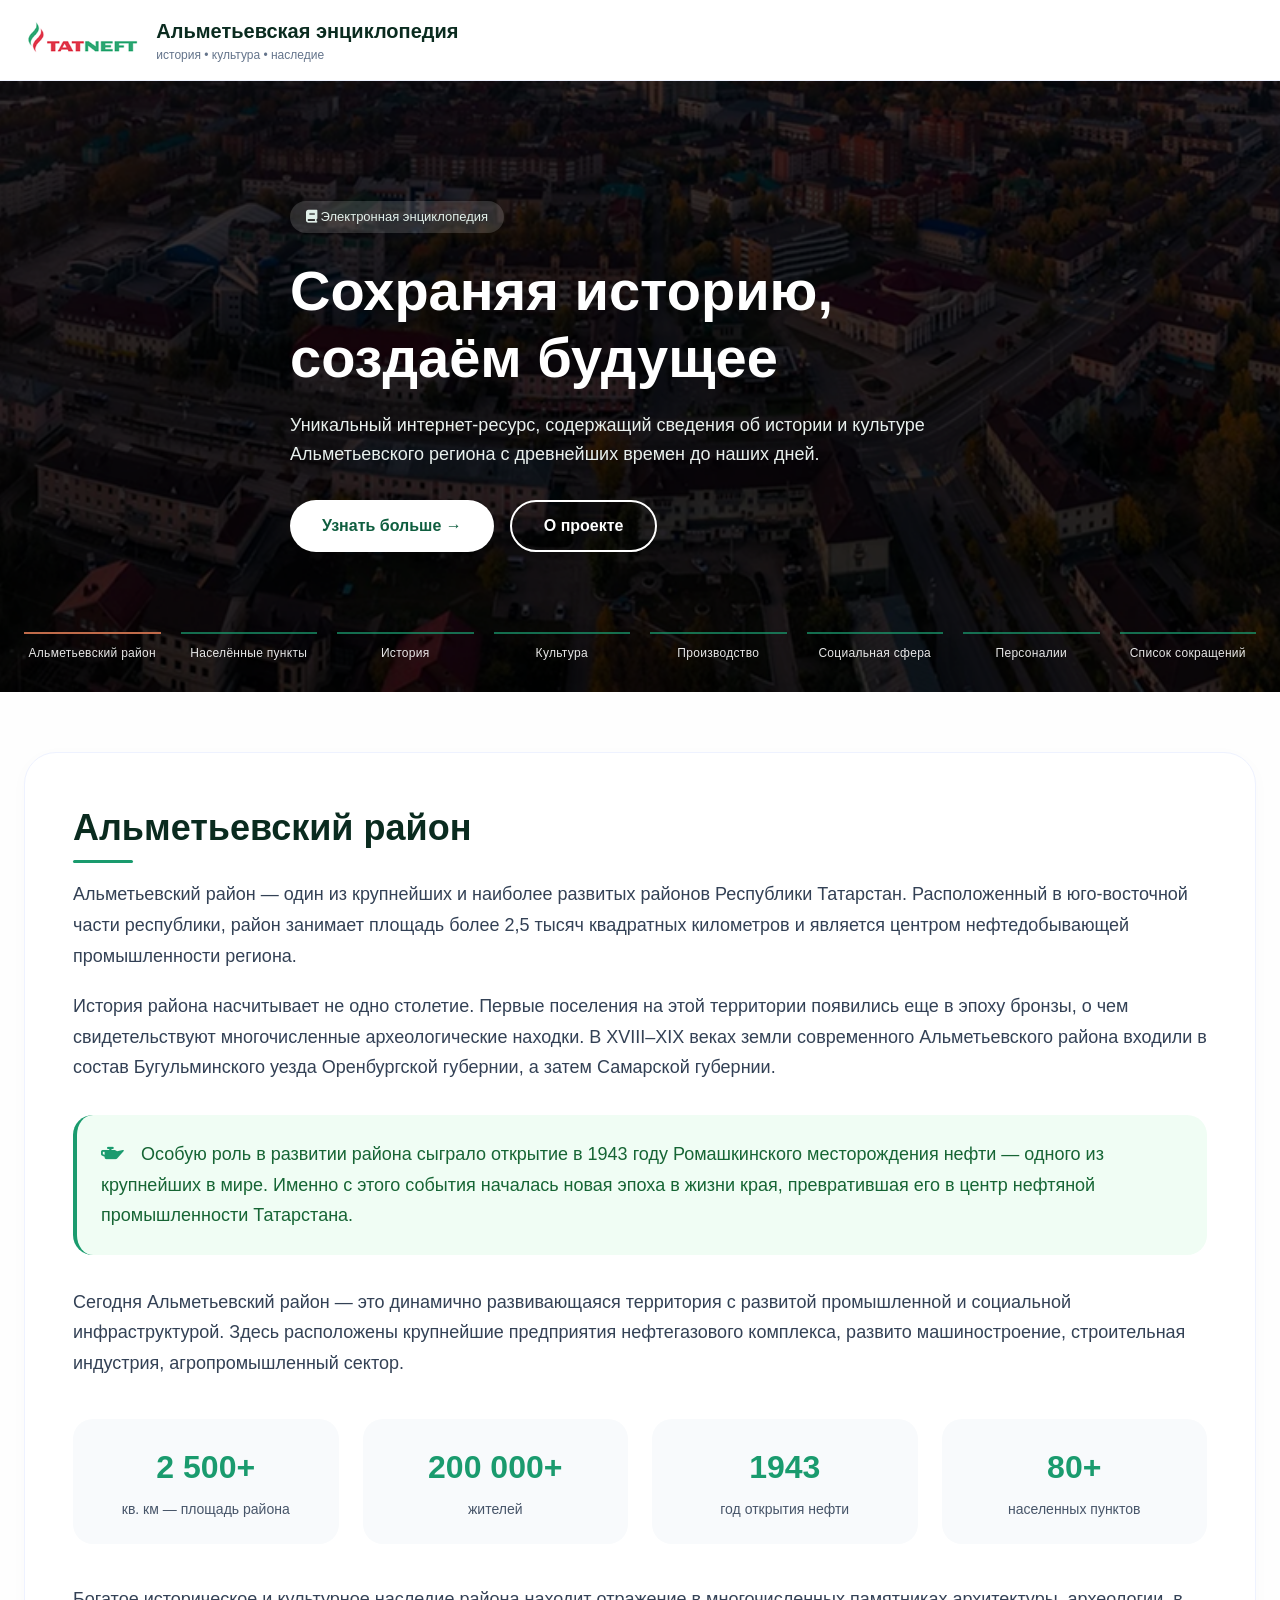
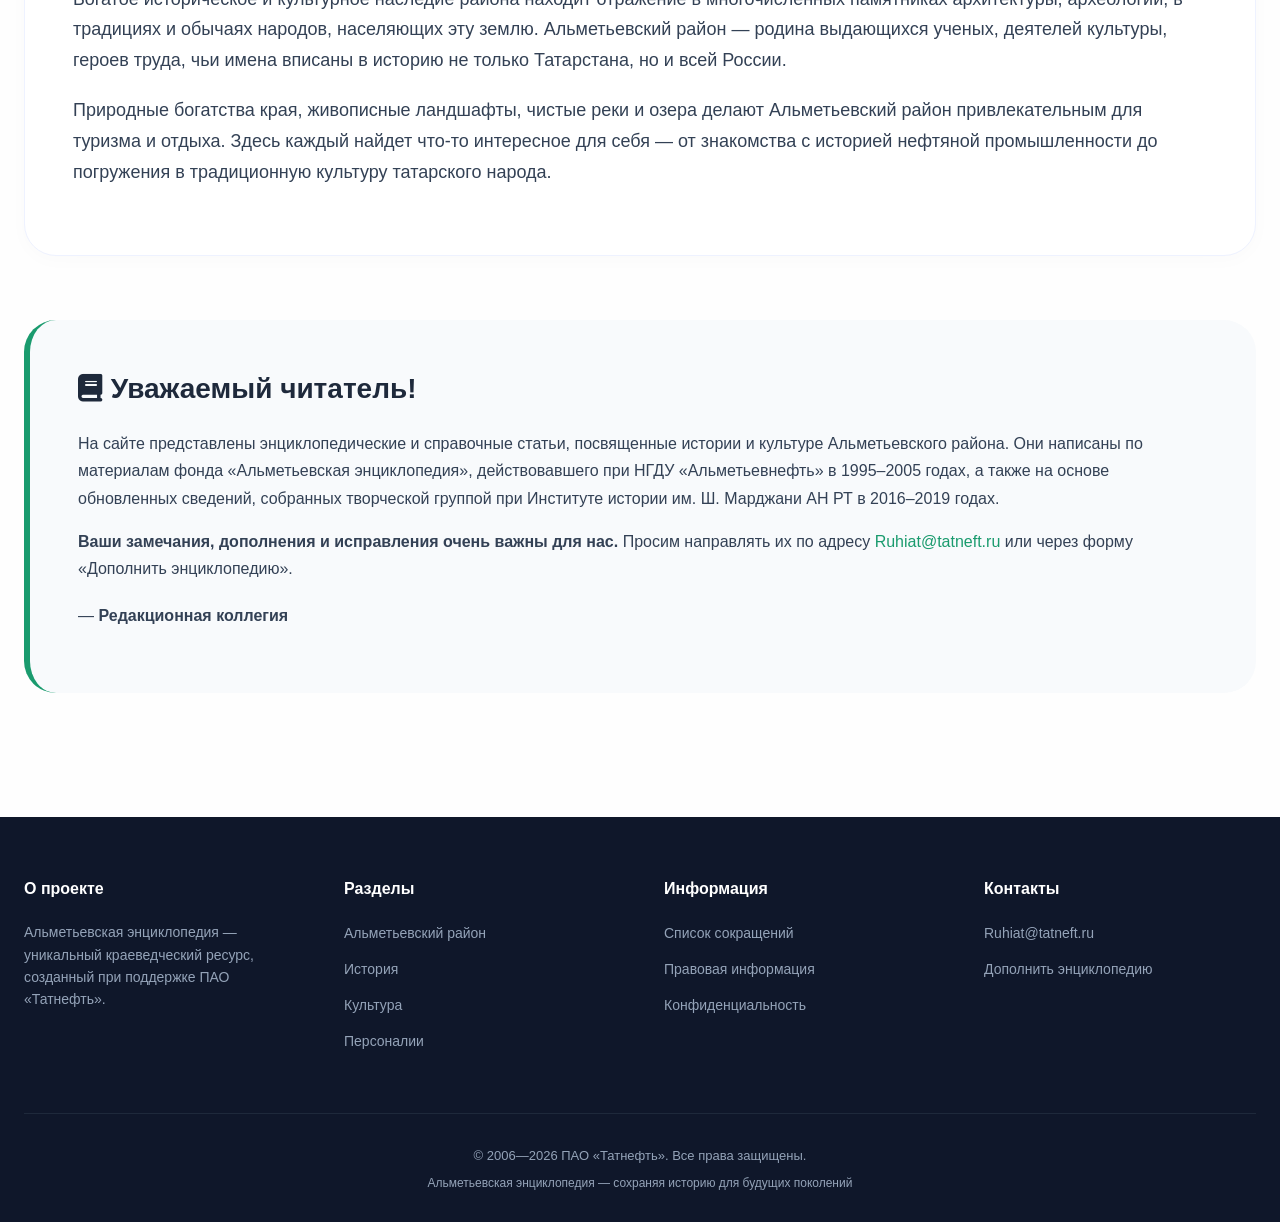
<file: index.html>
<!DOCTYPE html>
<html lang="ru">

<head>
    <meta charset="UTF-8">
    <meta name="viewport" content="width=device-width, initial-scale=1.0, viewport-fit=cover">
    <title>Альметьевская энциклопедия | История и культура региона</title>
    <meta name="description"
        content="Альметьевская энциклопедия — уникальный интернет-ресурс об истории, культуре, персоналиях и населенных пунктах Альметьевского района.">
    <meta name="keywords" content="Альметьевск, энциклопедия, история, культура, Татарстан, персоналии, краеведение">
    <link rel="stylesheet" href="https://cdnjs.cloudflare.com/ajax/libs/font-awesome/6.5.1/css/all.min.css">
    <style>
        * {
            margin: 0;
            padding: 0;
            box-sizing: border-box;
        }

        body {
            font-family: 'Inter', -apple-system, BlinkMacSystemFont, 'Segoe UI', Roboto, 'Helvetica Neue', sans-serif;
            font-size: 16px;
            line-height: 1.5;
            color: #1e293b;
            background: #fefefe;
        }

        @import url('https://fonts.googleapis.com/css2?family=Inter:opsz,wght@14..32,300;14..32,400;14..32,500;14..32,600;14..32,700&display=swap');

        .container {
            max-width: 1280px;
            margin: 0 auto;
            padding: 0 24px;
        }

        .skip-link {
            position: absolute;
            top: -40px;
            left: 20px;
            background: #0f5e3f;
            color: white;
            padding: 8px 16px;
            border-radius: 8px;
            z-index: 100;
            text-decoration: none;
        }

        .skip-link:focus {
            top: 20px;
        }

        .header {
            background: white;
            border-bottom: 1px solid #eef2ff;
            padding: 16px 0;
            position: sticky;
            top: 0;
            z-index: 50;
            background: rgba(255, 255, 255, 0.98);
        }

        .header-inner {
            display: flex;
            justify-content: space-between;
            align-items: center;
            flex-wrap: wrap;
            gap: 20px;
        }

        .logo {
            display: flex;
            align-items: center;
            gap: 15px;
            text-decoration: none;
        }

        .logo-icon {
            height: 44px;
            display: flex;
            align-items: center;
            justify-content: center;
            font-size: 24px;
            font-weight: bold;
        }

        .logo-icon img {
            height: 44px;
            width: auto;
        }

        .logo-text h1 {
            font-size: 20px;
            font-weight: 700;
            color: #0a2b1f;
            margin: 0;
        }

        .logo-text p {
            font-size: 12px;
            color: #64748b;
            margin: 0;
        }

        .search-wrapper {
            display: flex;
            gap: 12px;
            align-items: center;
        }

        .search-form {
            display: flex;
            background: #f8fafc;
            border-radius: 48px;
            border: 1px solid #e2e8f0;
            overflow: hidden;
        }

        .search-input {
            padding: 10px 18px;
            border: none;
            background: transparent;
            width: 260px;
            font-size: 14px;
            outline: none;
        }

        .search-btn {
            background: none;
            border: none;
            padding: 0 18px;
            cursor: pointer;
            color: #1a9b6e;
        }

        .mobile-buttons {
            display: none;
            gap: 12px;
        }

        .mobile-btn {
            background: #f1f5f9;
            border: none;
            padding: 10px;
            border-radius: 50%;
            cursor: pointer;
        }

        .hero {
            background: url('/img/image\ 3.png') center/cover no-repeat;
            margin-top: 0;
            padding: 80px 0 0 0;
            position: relative;
            min-height: 580px;
            display: flex;
            flex-direction: column;
        }

        .hero::before {
            content: '';
            position: absolute;
            top: 0;
            left: 0;
            right: 0;
            bottom: 0;
            background: rgba(0, 0, 0, 0.45);
            z-index: 1;
        }

        .hero-content {
            position: relative;
            z-index: 2;
            text-align: left;
            max-width: 700px;
            padding: 40px 0 60px;
        }

        .hero-badge {
            display: inline-block;
            background: rgba(255, 255, 255, 0.15);
            padding: 6px 16px;
            border-radius: 40px;
            font-size: 13px;
            color: #e2f0ea;
            margin-bottom: 24px;
        }

        .hero h1 {
            font-size: 56px;
            font-weight: 800;
            color: white;
            margin-bottom: 20px;
            line-height: 1.2;
        }

        .hero p {
            font-size: 18px;
            color: #e8f0ed;
            margin-bottom: 32px;
            line-height: 1.6;
        }

        .hero-buttons {
            display: flex;
            gap: 16px;
            flex-wrap: wrap;
        }

        .btn-primary {
            background: white;
            color: #0f5e3f;
            padding: 12px 32px;
            border-radius: 40px;
            font-weight: 600;
            text-decoration: none;
            transition: all 0.3s;
            display: inline-flex;
            align-items: center;
            gap: 8px;
        }

        .btn-primary:hover {
            transform: translateY(-2px);
            box-shadow: 0 10px 25px -5px rgba(0, 0, 0, 0.2);
        }

        .btn-outline {
            border: 2px solid white;
            color: white;
            padding: 12px 32px;
            border-radius: 40px;
            font-weight: 600;
            text-decoration: none;
            transition: all 0.3s;
        }

        .btn-outline:hover {
            background: white;
            color: #0f5e3f;
        }

        .hero-nav {
            position: relative;
            z-index: 2;
            background: transparent;
            padding: 20px 0 30px;
            margin-top: auto;
        }

        .nav-lines {
            display: flex;
            justify-content: space-between;
            align-items: center;
            gap: 20px;
            flex-wrap: wrap;
        }

        .nav-line-item {
            flex: 1;
            text-align: center;
        }

        .nav-line-item a {
            text-decoration: none;
            display: block;
        }

        .nav-line {
            height: 2px;
            background: rgba(26, 155, 110, 0.7);
            margin-bottom: 10px;
            transition: all 0.2s ease;
            width: 100%;
        }

        .nav-line-item.active .nav-line {
            background: #c06b4a;
        }

        .nav-line-item span {
            font-size: 12px;
            font-weight: 500;
            color: rgba(255, 255, 255, 0.9);
            letter-spacing: 0.3px;
            transition: color 0.2s;
            display: block;
        }

        .nav-line-item:hover .nav-line {
            background: #c06b4a;
        }

        .nav-line-item:hover span {
            color: white;
        }

        main {
            padding: 60px 0;
        }

        .about-region {
            background: #ffffff;
            border-radius: 32px;
            padding: 48px;
            margin-bottom: 64px;
            border: 1px solid #eef2ff;
            box-shadow: 0 4px 20px rgba(0, 0, 0, 0.02);
        }

        .about-region h2 {
            font-size: 36px;
            font-weight: 800;
            color: #0a2b1f;
            margin-bottom: 24px;
            position: relative;
            display: inline-block;
        }

        .about-region h2:after {
            content: '';
            position: absolute;
            bottom: -8px;
            left: 0;
            width: 60px;
            height: 3px;
            background: #1a9b6e;
            border-radius: 2px;
        }

        .about-region p {
            color: #334155;
            font-size: 18px;
            line-height: 1.7;
            margin-bottom: 20px;
        }

        .about-region .highlight {
            background: #f0fdf4;
            padding: 24px;
            border-radius: 20px;
            margin: 32px 0;
            border-left: 4px solid #1a9b6e;
        }

        .about-region .highlight p {
            margin-bottom: 0;
            font-weight: 500;
            color: #166534;
        }

        .stats-grid {
            display: grid;
            grid-template-columns: repeat(4, 1fr);
            gap: 24px;
            margin: 40px 0;
        }

        .stat-card {
            background: #f8fafc;
            padding: 24px;
            border-radius: 20px;
            text-align: center;
            transition: all 0.3s;
        }

        .stat-card:hover {
            transform: translateY(-4px);
            background: #f1f5f9;
        }

        .stat-number {
            font-size: 32px;
            font-weight: 800;
            color: #1a9b6e;
            margin-bottom: 8px;
        }

        .stat-label {
            font-size: 14px;
            color: #475569;
            font-weight: 500;
        }

        .editorial {
            background: #f8fafc;
            border-radius: 32px;
            padding: 48px;
            margin: 64px 0;
            border-left: 6px solid #1a9b6e;
        }

        .editorial h3 {
            font-size: 28px;
            font-weight: 700;
            margin-bottom: 20px;
        }

        .editorial p {
            color: #334155;
            line-height: 1.7;
            margin-bottom: 16px;
        }

        .editorial a {
            color: #1a9b6e;
            text-decoration: none;
            font-weight: 500;
        }

        .footer {
            background: #0f172a;
            color: #94a3b8;
            padding: 60px 0 30px;
        }

        .footer-grid {
            display: grid;
            grid-template-columns: repeat(4, 1fr);
            gap: 48px;
            margin-bottom: 48px;
        }

        .footer-col h4 {
            color: white;
            font-size: 16px;
            font-weight: 600;
            margin-bottom: 20px;
        }

        .footer-col ul {
            list-style: none;
        }

        .footer-col ul li {
            margin-bottom: 12px;
        }

        .footer-col ul li a {
            color: #94a3b8;
            text-decoration: none;
            font-size: 14px;
            transition: color 0.3s;
        }

        .footer-col ul li a:hover {
            color: #1a9b6e;
        }

        .footer-bottom {
            text-align: center;
            padding-top: 32px;
            border-top: 1px solid #1e293b;
            font-size: 13px;
        }

        @media (max-width: 1024px) {
            .nav-lines {
                gap: 12px;
            }

            .nav-line-item span {
                font-size: 11px;
            }

            .stats-grid {
                grid-template-columns: repeat(2, 1fr);
            }
        }

        @media (max-width: 768px) {
            .container {
                padding: 0 20px;
            }

            .hero {
                min-height: 500px;
                padding: 40px 0 0 0;
            }

            .hero h1 {
                font-size: 32px;
            }

            .hero p {
                font-size: 14px;
            }

            .hero-content {
                text-align: center;
                padding: 20px 0 30px;
            }

            .hero-buttons {
                justify-content: center;
            }

            .search-wrapper {
                display: none;
            }

            .mobile-buttons {
                display: flex;
            }

            .nav-lines {
                gap: 12px;
            }

            .nav-line-item {
                min-width: calc(25% - 9px);
            }

            .nav-line-item span {
                font-size: 9px;
            }

            .about-region {
                padding: 32px;
            }

            .about-region h2 {
                font-size: 28px;
            }

            .about-region p {
                font-size: 16px;
            }

            .stats-grid {
                grid-template-columns: 1fr;
                gap: 16px;
            }

            .footer-grid {
                grid-template-columns: 1fr;
                gap: 32px;
            }

            .editorial {
                padding: 32px;
            }

            .editorial h3 {
                font-size: 22px;
            }
        }

        @media (max-width: 480px) {
            .hero-buttons {
                flex-direction: column;
                align-items: center;
            }

            .btn-primary,
            .btn-outline {
                width: 100%;
                text-align: center;
                justify-content: center;
            }

            .nav-line-item {
                min-width: calc(50% - 6px);
            }

            .nav-line-item span {
                font-size: 10px;
            }
        }
    </style>
</head>

<body>

    <a href="#main" class="skip-link">Перейти к основному контенту</a>

    <header class="header">
        <div class="container">
            <div class="header-inner">
                <a href="index.html" class="logo">
                    <div class="logo-icon"><img src="/img/image 1.png" alt="Татнефть"></div>
                    <div class="logo-text">
                        <h1>Альметьевская энциклопедия</h1>
                        <p>история • культура • наследие</p>
                    </div>
                </a>
              
                <div class="mobile-buttons">
                    <button class="mobile-btn" id="mobileSearchBtn"><i class="fas fa-search"></i></button>
                    <button class="mobile-btn" id="mobileMenuBtn"><i class="fas fa-bars"></i></button>
                </div>
            </div>
        </div>
    </header>

    <section class="hero">
        <div class="container">
            <div class="hero-content">
                <span class="hero-badge"><i class="fas fa-book"></i> Электронная энциклопедия</span>
                <h1>Сохраняя историю,<br>создаём будущее</h1>
                <p>Уникальный интернет-ресурс, содержащий сведения об истории и культуре Альметьевского региона с
                    древнейших времен до наших дней.</p>
                <div class="hero-buttons">
                    <a href="#about-region" class="btn-primary">Узнать больше →</a>
                    <a href="#about" class="btn-outline">О проекте</a>
                </div>
            </div>
        </div>
        <div class="hero-nav">
            <div class="container">
                <div class="nav-lines">
                    <div class="nav-line-item" data-section="almetevskiy-rayon">
                        <a href="index.html">
                            <div class="nav-line"></div>
                            <span>Альметьевский район</span>
                        </a>
                    </div>
                    <div class="nav-line-item" data-section="naselennie-punkti">
                        <a href="naselenniye_punkty.html">
                            <div class="nav-line"></div>
                            <span>Населённые пункты</span>
                        </a>
                    </div>
                    <div class="nav-line-item" data-section="istoriya">
                        <a href="istoriya.html">
                            <div class="nav-line"></div>
                            <span>История</span>
                        </a>
                    </div>
                    <div class="nav-line-item" data-section="kultura">
                        <a href="kultura.html">
                            <div class="nav-line"></div>
                            <span>Культура</span>
                        </a>
                    </div>
                    <div class="nav-line-item" data-section="proizvodstvo">
                        <a href="proizvodstvo.html">
                            <div class="nav-line"></div>
                            <span>Производство</span>
                        </a>
                    </div>
                    <div class="nav-line-item" data-section="sotsialnaya-sfera">
                        <a href="sotsialnaya-sfera.html">
                            <div class="nav-line"></div>
                            <span>Социальная сфера</span>
                        </a>
                    </div>
                    <div class="nav-line-item" data-section="personalii">
                        <a href="personalii.html">
                            <div class="nav-line"></div>
                            <span>Персоналии</span>
                        </a>
                    </div>
                    <div class="nav-line-item" data-section="spisok-sokrashcheniy">
                        <a href="spisok-sokrashcheniy.html">
                            <div class="nav-line"></div>
                            <span>Список сокращений</span>
                        </a>
                    </div>
                </div>
            </div>
        </div>
    </section>

    <main id="main">
        <div class="container">
            <div id="about-region" class="about-region">
                <h2>Альметьевский район</h2>
                <p>Альметьевский район — один из крупнейших и наиболее развитых районов Республики Татарстан.
                    Расположенный в юго-восточной части республики, район занимает площадь более 2,5 тысяч квадратных
                    километров и является центром нефтедобывающей промышленности региона.</p>

                <p>История района насчитывает не одно столетие. Первые поселения на этой территории появились еще в
                    эпоху бронзы, о чем свидетельствуют многочисленные археологические находки. В XVIII–XIX веках земли
                    современного Альметьевского района входили в состав Бугульминского уезда Оренбургской губернии, а
                    затем Самарской губернии.</p>

                <div class="highlight">
                    <p><i class="fas fa-oil-can" style="margin-right: 12px; color: #1a9b6e;"></i> Особую роль в развитии
                        района сыграло открытие в 1943 году Ромашкинского месторождения нефти — одного из крупнейших в
                        мире. Именно с этого события началась новая эпоха в жизни края, превратившая его в центр
                        нефтяной промышленности Татарстана.</p>
                </div>

                <p>Сегодня Альметьевский район — это динамично развивающаяся территория с развитой промышленной и
                    социальной инфраструктурой. Здесь расположены крупнейшие предприятия нефтегазового комплекса,
                    развито машиностроение, строительная индустрия, агропромышленный сектор.</p>

                <div class="stats-grid">
                    <div class="stat-card">
                        <div class="stat-number">2 500+</div>
                        <div class="stat-label">кв. км — площадь района</div>
                    </div>
                    <div class="stat-card">
                        <div class="stat-number">200 000+</div>
                        <div class="stat-label">жителей</div>
                    </div>
                    <div class="stat-card">
                        <div class="stat-number">1943</div>
                        <div class="stat-label">год открытия нефти</div>
                    </div>
                    <div class="stat-card">
                        <div class="stat-number">80+</div>
                        <div class="stat-label">населенных пунктов</div>
                    </div>
                </div>

                <p>Богатое историческое и культурное наследие района находит отражение в многочисленных памятниках
                    архитектуры, археологии, в традициях и обычаях народов, населяющих эту землю. Альметьевский район —
                    родина выдающихся ученых, деятелей культуры, героев труда, чьи имена вписаны в историю не только
                    Татарстана, но и всей России.</p>

                <p>Природные богатства края, живописные ландшафты, чистые реки и озера делают Альметьевский район
                    привлекательным для туризма и отдыха. Здесь каждый найдет что-то интересное для себя — от знакомства
                    с историей нефтяной промышленности до погружения в традиционную культуру татарского народа.</p>
            </div>

            <div id="about" class="editorial">
                <h3><i class="fas fa-book"></i> Уважаемый читатель!</h3>
                <p>На сайте представлены энциклопедические и справочные статьи, посвященные истории и культуре
                    Альметьевского района. Они написаны по материалам фонда «Альметьевская энциклопедия», действовавшего
                    при НГДУ «Альметьевнефть» в 1995–2005 годах, а также на основе обновленных сведений, собранных
                    творческой группой при Институте истории им. Ш. Марджани АН РТ в 2016–2019 годах.</p>
                <p><strong>Ваши замечания, дополнения и исправления очень важны для нас.</strong> Просим направлять их
                    по адресу <a href="mailto:Ruhiat@tatneft.ru">Ruhiat@tatneft.ru</a> или через форму «Дополнить
                    энциклопедию».</p>
                <p style="margin-top: 20px;">— <strong>Редакционная коллегия</strong></p>
            </div>
        </div>
    </main>

    <footer class="footer">
        <div class="container">
            <div class="footer-grid">
                <div class="footer-col">
                    <h4>О проекте</h4>
                    <p style="font-size: 14px; line-height: 1.6;">Альметьевская энциклопедия — уникальный краеведческий
                        ресурс, созданный при поддержке ПАО «Татнефть».</p>
                </div>
                <div class="footer-col">
                    <h4>Разделы</h4>
                    <ul>
                        <li><a href="index.html">Альметьевский район</a></li>
                        <li><a href="istoriya.html">История</a></li>
                        <li><a href="kultura.html">Культура</a></li>
                        <li><a href="personalii.html">Персоналии</a></li>
                    </ul>
                </div>
                <div class="footer-col">
                    <h4>Информация</h4>
                    <ul>
                        <li><a href="spisok-sokrashcheniy.html">Список сокращений</a></li>
                        <li><a href="#">Правовая информация</a></li>
                        <li><a href="#">Конфиденциальность</a></li>
                    </ul>
                </div>
                <div class="footer-col">
                    <h4>Контакты</h4>
                    <ul>
                        <li><a href="mailto:Ruhiat@tatneft.ru">Ruhiat@tatneft.ru</a></li>
                        <li><a href="#">Дополнить энциклопедию</a></li>
                    </ul>
                </div>
            </div>
            <div class="footer-bottom">
                <p>© 2006—2026 ПАО «Татнефть». Все права защищены.</p>
                <p style="margin-top: 8px; font-size: 12px;">Альметьевская энциклопедия — сохраняя историю для будущих
                    поколений</p>
            </div>
        </div>
    </footer>

    <script>
        // Определяем текущую страницу и подсвечиваем активный пункт меню
        const currentPage = window.location.pathname.split('/').pop() || 'index.html'

        const navLinks = document.querySelectorAll('.nav-line-item a')

        navLinks.forEach(link => {
            const href = link.getAttribute('href')
            if (href === currentPage) {
                const parentItem = link.closest('.nav-line-item')
                if (parentItem) {
                    parentItem.classList.add('active')
                }
            }
        })

        const searchBtn = document.getElementById('mobileSearchBtn')
        const menuBtn = document.getElementById('mobileMenuBtn')

        if (searchBtn) {
            searchBtn.addEventListener('click', () => {
                alert('Поиск по энциклопедии — введите запрос')
            })
        }

        if (menuBtn) {
            menuBtn.addEventListener('click', () => {
                const navLines = document.querySelector('.nav-lines')
                if (navLines) {
                    navLines.style.display = navLines.style.display === 'flex' ? 'none' : 'flex'
                }
            })
        }
    </script>
</body>

</html>
</file>
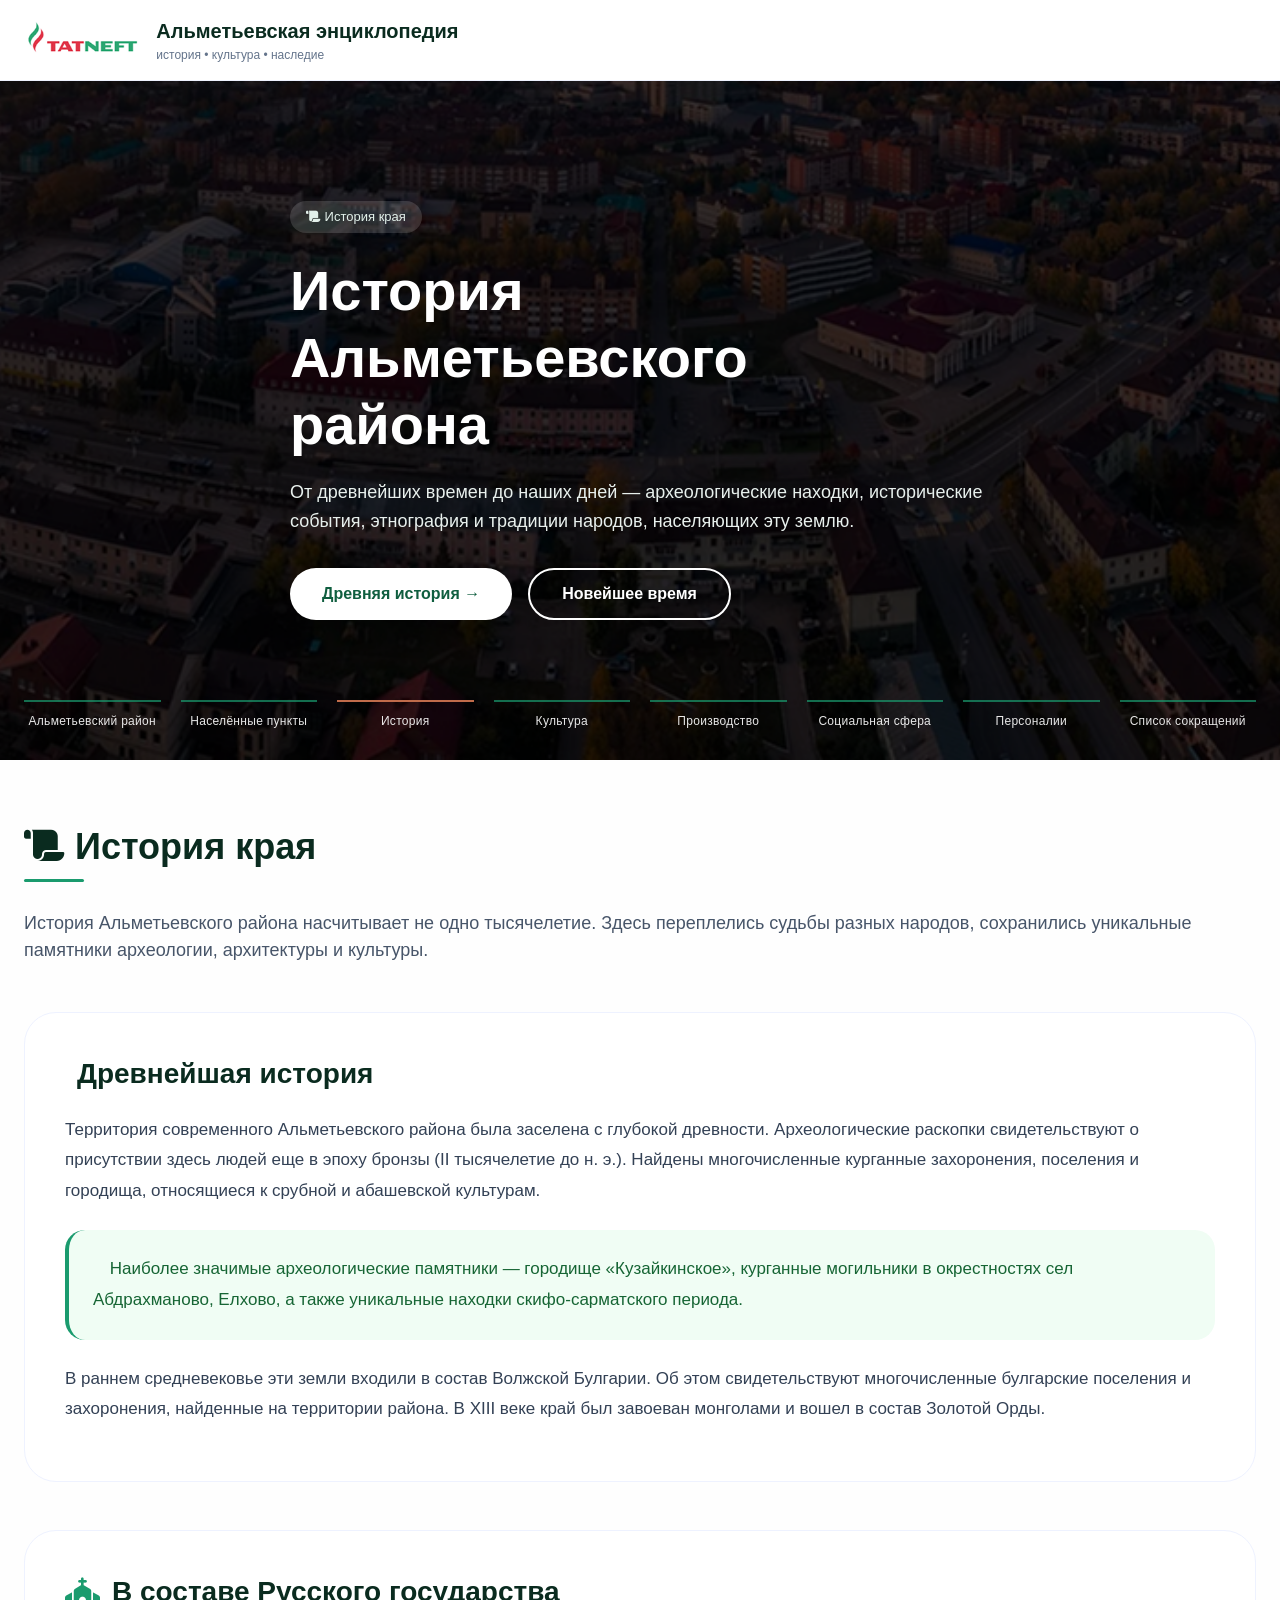
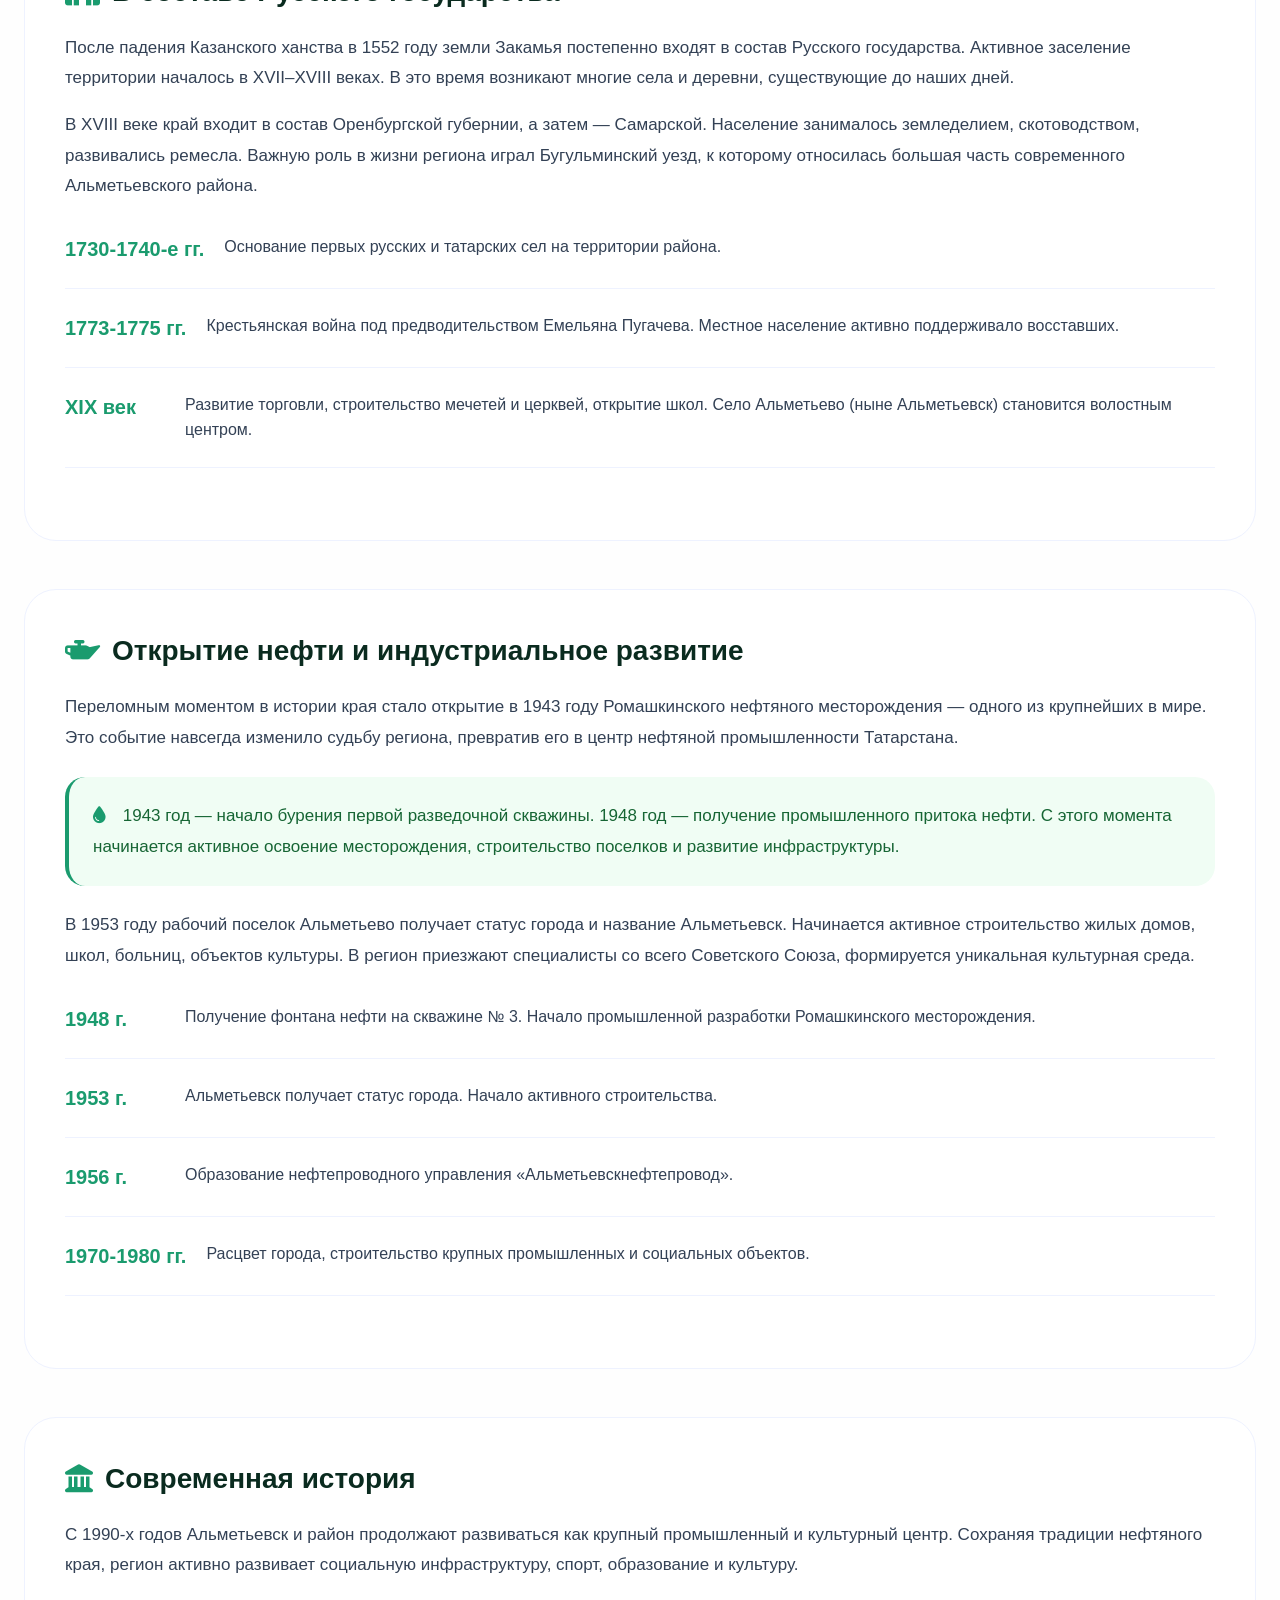
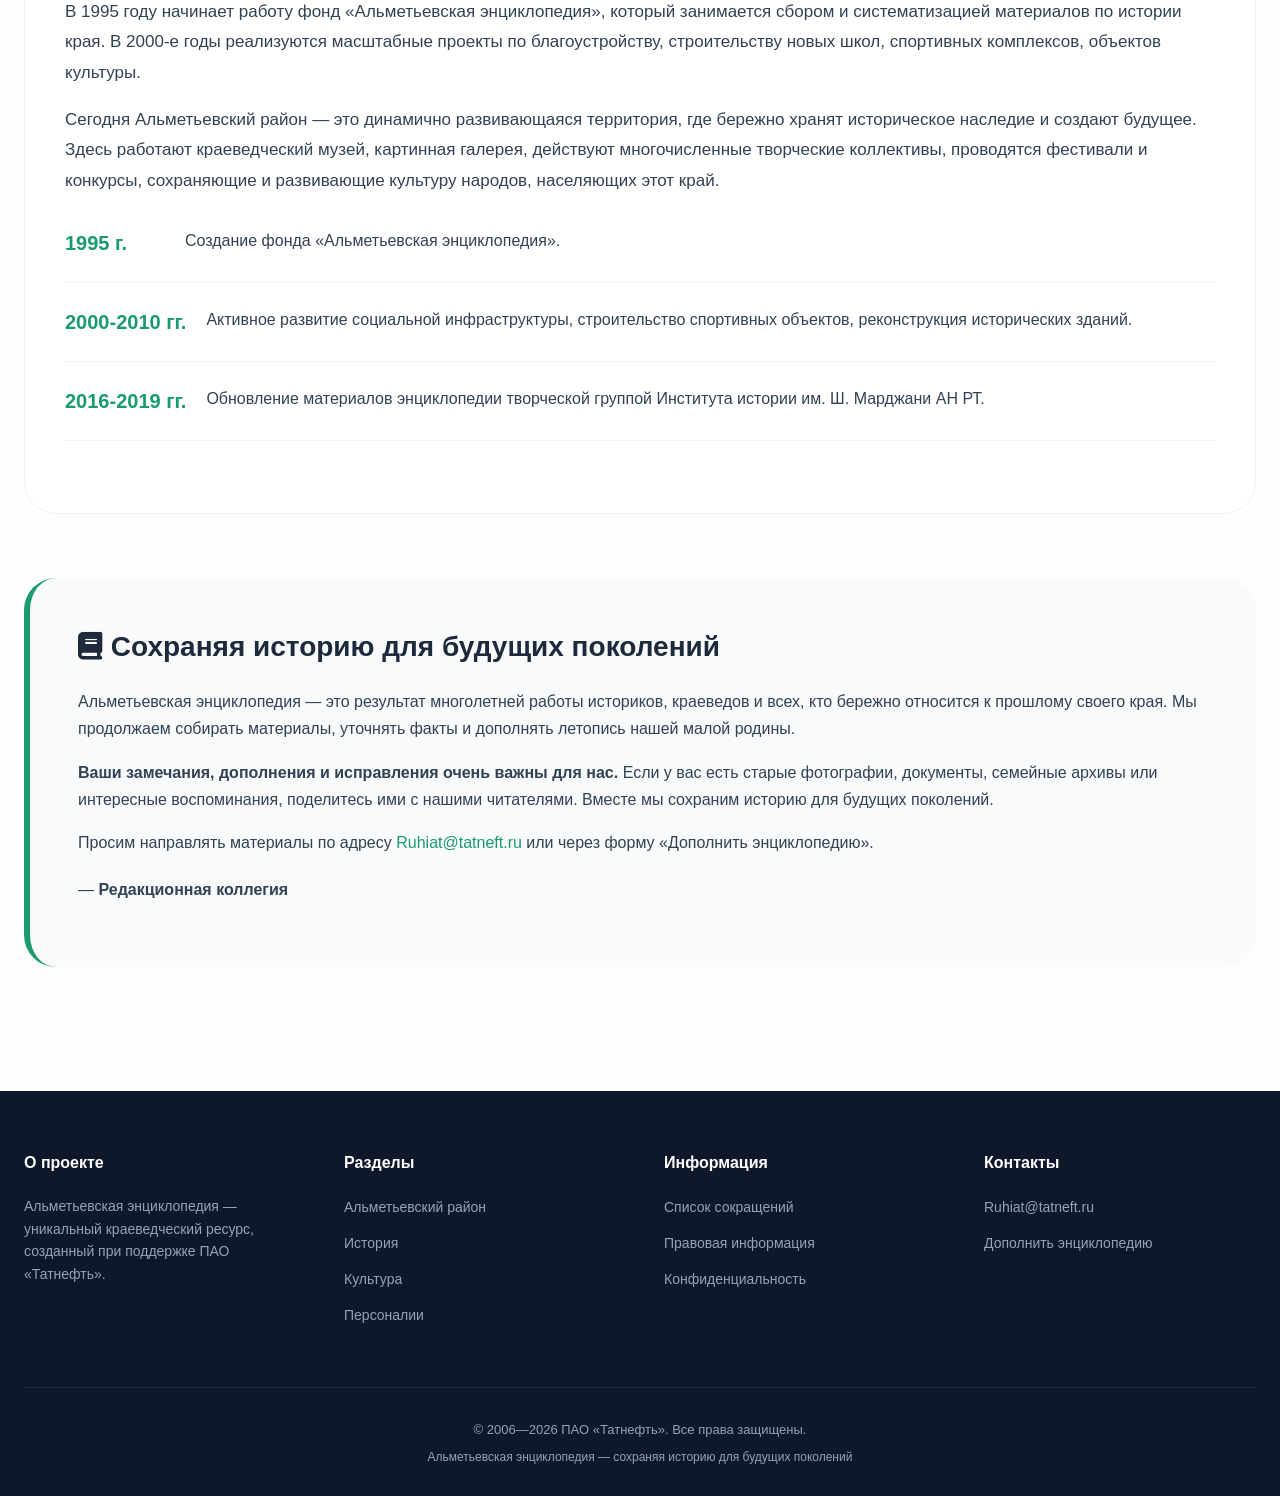
<file: istoriya.html>
<!DOCTYPE html>
<html lang="ru">

<head>
    <meta charset="UTF-8">
    <meta name="viewport" content="width=device-width, initial-scale=1.0, viewport-fit=cover">
    <title>История | Альметьевская энциклопедия</title>
    <meta name="description"
        content="История Альметьевского района — от древнейших времен до наших дней. Археологические находки, исторические события, этнография и традиции.">
    <meta name="keywords" content="Альметьевск, история, археология, этнография, традиции, исторические события">
    <link rel="stylesheet" href="https://cdnjs.cloudflare.com/ajax/libs/font-awesome/6.5.1/css/all.min.css">
    <style>
        * {
            margin: 0;
            padding: 0;
            box-sizing: border-box;
        }

        body {
            font-family: 'Inter', -apple-system, BlinkMacSystemFont, 'Segoe UI', Roboto, 'Helvetica Neue', sans-serif;
            font-size: 16px;
            line-height: 1.5;
            color: #1e293b;
            background: #fefefe;
        }

        @import url('https://fonts.googleapis.com/css2?family=Inter:opsz,wght@14..32,300;14..32,400;14..32,500;14..32,600;14..32,700&display=swap');

        .container {
            max-width: 1280px;
            margin: 0 auto;
            padding: 0 24px;
        }

        .skip-link {
            position: absolute;
            top: -40px;
            left: 20px;
            background: #0f5e3f;
            color: white;
            padding: 8px 16px;
            border-radius: 8px;
            z-index: 100;
            text-decoration: none;
        }

        .skip-link:focus {
            top: 20px;
        }

        .header {
            background: white;
            border-bottom: 1px solid #eef2ff;
            padding: 16px 0;
            position: sticky;
            top: 0;
            z-index: 50;
            background: rgba(255, 255, 255, 0.98);
        }

        .header-inner {
            display: flex;
            justify-content: space-between;
            align-items: center;
            flex-wrap: wrap;
            gap: 20px;
        }

        .logo {
            display: flex;
            align-items: center;
            gap: 15px;
            text-decoration: none;
        }

        .logo-icon {
            height: 44px;
            display: flex;
            align-items: center;
            justify-content: center;
            font-size: 24px;
            font-weight: bold;
        }

        .logo-icon img {
            height: 44px;
            width: auto;
        }

        .logo-text h1 {
            font-size: 20px;
            font-weight: 700;
            color: #0a2b1f;
            margin: 0;
        }

        .logo-text p {
            font-size: 12px;
            color: #64748b;
            margin: 0;
        }

        .search-wrapper {
            display: flex;
            gap: 12px;
            align-items: center;
        }

        .search-form {
            display: flex;
            background: #f8fafc;
            border-radius: 48px;
            border: 1px solid #e2e8f0;
            overflow: hidden;
        }

        .search-input {
            padding: 10px 18px;
            border: none;
            background: transparent;
            width: 260px;
            font-size: 14px;
            outline: none;
        }

        .search-btn {
            background: none;
            border: none;
            padding: 0 18px;
            cursor: pointer;
            color: #1a9b6e;
        }

        .mobile-buttons {
            display: none;
            gap: 12px;
        }

        .mobile-btn {
            background: #f1f5f9;
            border: none;
            padding: 10px;
            border-radius: 50%;
            cursor: pointer;
        }

        .hero {
            background: url('/img/image\ 3.png') center/cover no-repeat;
            margin-top: 0;
            padding: 80px 0 0 0;
            position: relative;
            min-height: 580px;
            display: flex;
            flex-direction: column;
        }

        .hero::before {
            content: '';
            position: absolute;
            top: 0;
            left: 0;
            right: 0;
            bottom: 0;
            background: rgba(0, 0, 0, 0.45);
            z-index: 1;
        }

        .hero-content {
            position: relative;
            z-index: 2;
            text-align: left;
            max-width: 700px;
            padding: 40px 0 60px;
        }

        .hero-badge {
            display: inline-block;
            background: rgba(255, 255, 255, 0.15);
            padding: 6px 16px;
            border-radius: 40px;
            font-size: 13px;
            color: #e2f0ea;
            margin-bottom: 24px;
        }

        .hero h1 {
            font-size: 56px;
            font-weight: 800;
            color: white;
            margin-bottom: 20px;
            line-height: 1.2;
        }

        .hero p {
            font-size: 18px;
            color: #e8f0ed;
            margin-bottom: 32px;
            line-height: 1.6;
        }

        .hero-buttons {
            display: flex;
            gap: 16px;
            flex-wrap: wrap;
        }

        .btn-primary {
            background: white;
            color: #0f5e3f;
            padding: 12px 32px;
            border-radius: 40px;
            font-weight: 600;
            text-decoration: none;
            transition: all 0.3s;
            display: inline-flex;
            align-items: center;
            gap: 8px;
        }

        .btn-primary:hover {
            transform: translateY(-2px);
            box-shadow: 0 10px 25px -5px rgba(0, 0, 0, 0.2);
        }

        .btn-outline {
            border: 2px solid white;
            color: white;
            padding: 12px 32px;
            border-radius: 40px;
            font-weight: 600;
            text-decoration: none;
            transition: all 0.3s;
        }

        .btn-outline:hover {
            background: white;
            color: #0f5e3f;
        }

        .hero-nav {
            position: relative;
            z-index: 2;
            background: transparent;
            padding: 20px 0 30px;
            margin-top: auto;
        }

        .nav-lines {
            display: flex;
            justify-content: space-between;
            align-items: center;
            gap: 20px;
            flex-wrap: wrap;
        }

        .nav-line-item {
            flex: 1;
            text-align: center;
        }

        .nav-line-item a {
            text-decoration: none;
            display: block;
        }

        .nav-line {
            height: 2px;
            background: rgba(26, 155, 110, 0.7);
            margin-bottom: 10px;
            transition: all 0.2s ease;
            width: 100%;
        }

        .nav-line-item.active .nav-line {
            background: #c06b4a;
        }

        .nav-line-item span {
            font-size: 12px;
            font-weight: 500;
            color: rgba(255, 255, 255, 0.9);
            letter-spacing: 0.3px;
            transition: color 0.2s;
            display: block;
        }

        .nav-line-item:hover .nav-line {
            background: #c06b4a;
        }

        .nav-line-item:hover span {
            color: white;
        }

        main {
            padding: 60px 0;
        }

        .page-title {
            margin-bottom: 48px;
        }

        .page-title h2 {
            font-size: 36px;
            font-weight: 800;
            color: #0a2b1f;
            margin-bottom: 16px;
            position: relative;
            display: inline-block;
        }

        .page-title h2:after {
            content: '';
            position: absolute;
            bottom: -8px;
            left: 0;
            width: 60px;
            height: 3px;
            background: #1a9b6e;
            border-radius: 2px;
        }

        .page-title p {
            color: #475569;
            font-size: 18px;
            margin-top: 20px;
        }

        .section-title {
            font-size: 28px;
            font-weight: 700;
            color: #0a2b1f;
            margin-bottom: 32px;
            padding-bottom: 12px;
            border-bottom: 2px solid #eef2ff;
        }

        .section-title i {
            color: #1a9b6e;
            margin-right: 12px;
        }

        .history-section {
            background: white;
            border-radius: 32px;
            padding: 40px;
            margin-bottom: 48px;
            border: 1px solid #eef2ff;
            transition: all 0.3s;
        }

        .history-section:hover {
            transform: translateY(-4px);
            box-shadow: 0 20px 35px -12px rgba(0, 0, 0, 0.1);
            border-color: #1a9b6e;
        }

        .history-section h3 {
            font-size: 28px;
            font-weight: 700;
            color: #0a2b1f;
            margin-bottom: 20px;
            display: flex;
            align-items: center;
            gap: 12px;
        }

        .history-section h3 i {
            color: #1a9b6e;
            font-size: 28px;
        }

        .history-section p {
            color: #334155;
            line-height: 1.8;
            margin-bottom: 16px;
            font-size: 17px;
        }

        .history-section .highlight {
            background: #f0fdf4;
            padding: 24px;
            border-radius: 20px;
            margin: 24px 0;
            border-left: 4px solid #1a9b6e;
        }

        .history-section .highlight p {
            margin-bottom: 0;
            font-weight: 500;
            color: #166534;
        }

        .timeline {
            margin: 32px 0;
        }

        .timeline-item {
            display: flex;
            gap: 20px;
            margin-bottom: 24px;
            padding-bottom: 24px;
            border-bottom: 1px solid #eef2ff;
        }

        .timeline-year {
            min-width: 100px;
            font-size: 20px;
            font-weight: 700;
            color: #1a9b6e;
        }

        .timeline-text {
            color: #334155;
            line-height: 1.6;
        }

        .editorial {
            background: #f8fafc;
            border-radius: 32px;
            padding: 48px;
            margin: 64px 0;
            border-left: 6px solid #1a9b6e;
        }

        .editorial h3 {
            font-size: 28px;
            font-weight: 700;
            margin-bottom: 20px;
        }

        .editorial p {
            color: #334155;
            line-height: 1.7;
            margin-bottom: 16px;
        }

        .editorial a {
            color: #1a9b6e;
            text-decoration: none;
            font-weight: 500;
        }

        .footer {
            background: #0f172a;
            color: #94a3b8;
            padding: 60px 0 30px;
        }

        .footer-grid {
            display: grid;
            grid-template-columns: repeat(4, 1fr);
            gap: 48px;
            margin-bottom: 48px;
        }

        .footer-col h4 {
            color: white;
            font-size: 16px;
            font-weight: 600;
            margin-bottom: 20px;
        }

        .footer-col ul {
            list-style: none;
        }

        .footer-col ul li {
            margin-bottom: 12px;
        }

        .footer-col ul li a {
            color: #94a3b8;
            text-decoration: none;
            font-size: 14px;
            transition: color 0.3s;
        }

        .footer-col ul li a:hover {
            color: #1a9b6e;
        }

        .footer-bottom {
            text-align: center;
            padding-top: 32px;
            border-top: 1px solid #1e293b;
            font-size: 13px;
        }

        @media (max-width: 1024px) {
            .nav-lines {
                gap: 12px;
            }

            .nav-line-item span {
                font-size: 11px;
            }
        }

        @media (max-width: 768px) {
            .container {
                padding: 0 20px;
            }

            .hero {
                min-height: 500px;
                padding: 40px 0 0 0;
            }

            .hero h1 {
                font-size: 32px;
            }

            .hero p {
                font-size: 14px;
            }

            .hero-content {
                text-align: center;
                padding: 20px 0 30px;
            }

            .hero-buttons {
                justify-content: center;
            }

            .search-wrapper {
                display: none;
            }

            .mobile-buttons {
                display: flex;
            }

            .nav-lines {
                gap: 12px;
            }

            .nav-line-item {
                min-width: calc(25% - 9px);
            }

            .nav-line-item span {
                font-size: 9px;
            }

            .page-title h2 {
                font-size: 28px;
            }

            .page-title p {
                font-size: 14px;
            }

            .history-section {
                padding: 24px;
            }

            .history-section h3 {
                font-size: 24px;
            }

            .history-section p {
                font-size: 15px;
            }

            .timeline-item {
                flex-direction: column;
                gap: 8px;
            }

            .timeline-year {
                min-width: auto;
            }

            .footer-grid {
                grid-template-columns: 1fr;
                gap: 32px;
            }

            .editorial {
                padding: 32px;
            }

            .editorial h3 {
                font-size: 22px;
            }
        }

        @media (max-width: 480px) {
            .hero-buttons {
                flex-direction: column;
                align-items: center;
            }

            .btn-primary,
            .btn-outline {
                width: 100%;
                text-align: center;
                justify-content: center;
            }

            .nav-line-item {
                min-width: calc(50% - 6px);
            }

            .nav-line-item span {
                font-size: 10px;
            }
        }
    </style>
</head>

<body>

    <a href="#main" class="skip-link">Перейти к основному контенту</a>

    <header class="header">
        <div class="container">
            <div class="header-inner">
                <a href="index.html" class="logo">
                    <div class="logo-icon"><img src="/img/image 1.png" alt="Татнефть"></div>
                    <div class="logo-text">
                        <h1>Альметьевская энциклопедия</h1>
                        <p>история • культура • наследие</p>
                    </div>
                </a>
               
                <div class="mobile-buttons">
                    <button class="mobile-btn" id="mobileSearchBtn"><i class="fas fa-search"></i></button>
                    <button class="mobile-btn" id="mobileMenuBtn"><i class="fas fa-bars"></i></button>
                </div>
            </div>
        </div>
    </header>

    <section class="hero">
        <div class="container">
            <div class="hero-content">
                <span class="hero-badge"><i class="fas fa-scroll"></i> История края</span>
                <h1>История Альметьевского<br>района</h1>
                <p>От древнейших времен до наших дней — археологические находки, исторические события, этнография и
                    традиции народов, населяющих эту землю.</p>
                <div class="hero-buttons">
                    <a href="#ancient" class="btn-primary">Древняя история →</a>
                    <a href="#modern" class="btn-outline">Новейшее время</a>
                </div>
            </div>
        </div>
        <div class="hero-nav">
            <div class="container">
                <div class="nav-lines">
                    <div class="nav-line-item" data-section="almetevskiy-rayon">
                        <a href="index.html">
                            <div class="nav-line"></div>
                            <span>Альметьевский район</span>
                        </a>
                    </div>
                    <div class="nav-line-item" data-section="naselennie-punkti">
                        <a href="naselenniye_punkty.html">
                            <div class="nav-line"></div>
                            <span>Населённые пункты</span>
                        </a>
                    </div>
                    <div class="nav-line-item" data-section="istoriya">
                        <a href="istoriya.html">
                            <div class="nav-line"></div>
                            <span>История</span>
                        </a>
                    </div>
                    <div class="nav-line-item" data-section="kultura">
                        <a href="kultura.html">
                            <div class="nav-line"></div>
                            <span>Культура</span>
                        </a>
                    </div>
                    <div class="nav-line-item" data-section="proizvodstvo">
                        <a href="proizvodstvo.html">
                            <div class="nav-line"></div>
                            <span>Производство</span>
                        </a>
                    </div>
                    <div class="nav-line-item" data-section="sotsialnaya-sfera">
                        <a href="sotsialnaya-sfera.html">
                            <div class="nav-line"></div>
                            <span>Социальная сфера</span>
                        </a>
                    </div>
                    <div class="nav-line-item" data-section="personalii">
                        <a href="personalii.html">
                            <div class="nav-line"></div>
                            <span>Персоналии</span>
                        </a>
                    </div>
                    <div class="nav-line-item" data-section="spisok-sokrashcheniy">
                        <a href="spisok-sokrashcheniy.html">
                            <div class="nav-line"></div>
                            <span>Список сокращений</span>
                        </a>
                    </div>
                </div>
            </div>
        </div>
    </section>

    <main id="main">
        <div class="container">
            <div class="page-title">
                <h2><i class="fas fa-scroll"></i> История края</h2>
                <p>История Альметьевского района насчитывает не одно тысячелетие. Здесь переплелись судьбы разных
                    народов, сохранились уникальные памятники археологии, архитектуры и культуры.</p>
            </div>

            <div id="ancient" class="history-section">
                <h3><i class="fas fa-archaeology"></i> Древнейшая история</h3>
                <p>Территория современного Альметьевского района была заселена с глубокой древности. Археологические
                    раскопки свидетельствуют о присутствии здесь людей еще в эпоху бронзы (II тысячелетие до н. э.).
                    Найдены многочисленные курганные захоронения, поселения и городища, относящиеся к срубной и
                    абашевской культурам.</p>
                <div class="highlight">
                    <p><i class="fas fa-shovel" style="margin-right: 12px; color: #1a9b6e;"></i> Наиболее значимые
                        археологические памятники — городище «Кузайкинское», курганные могильники в окрестностях сел
                        Абдрахманово, Елхово, а также уникальные находки скифо-сарматского периода.</p>
                </div>
                <p>В раннем средневековье эти земли входили в состав Волжской Булгарии. Об этом свидетельствуют
                    многочисленные булгарские поселения и захоронения, найденные на территории района. В XIII веке край
                    был завоеван монголами и вошел в состав Золотой Орды.</p>
            </div>

            <div class="history-section">
                <h3><i class="fas fa-church"></i> В составе Русского государства</h3>
                <p>После падения Казанского ханства в 1552 году земли Закамья постепенно входят в состав Русского
                    государства. Активное заселение территории началось в XVII–XVIII веках. В это время возникают многие
                    села и деревни, существующие до наших дней.</p>
                <p>В XVIII веке край входит в состав Оренбургской губернии, а затем — Самарской. Население занималось
                    земледелием, скотоводством, развивались ремесла. Важную роль в жизни региона играл Бугульминский
                    уезд, к которому относилась большая часть современного Альметьевского района.</p>
                <div class="timeline">
                    <div class="timeline-item">
                        <div class="timeline-year">1730-1740-е гг.</div>
                        <div class="timeline-text">Основание первых русских и татарских сел на территории района.</div>
                    </div>
                    <div class="timeline-item">
                        <div class="timeline-year">1773-1775 гг.</div>
                        <div class="timeline-text">Крестьянская война под предводительством Емельяна Пугачева. Местное
                            население активно поддерживало восставших.</div>
                    </div>
                    <div class="timeline-item">
                        <div class="timeline-year">XIX век</div>
                        <div class="timeline-text">Развитие торговли, строительство мечетей и церквей, открытие школ.
                            Село Альметьево (ныне Альметьевск) становится волостным центром.</div>
                    </div>
                </div>
            </div>

            <div class="history-section">
                <h3><i class="fas fa-oil-can"></i> Открытие нефти и индустриальное развитие</h3>
                <p>Переломным моментом в истории края стало открытие в 1943 году Ромашкинского нефтяного месторождения —
                    одного из крупнейших в мире. Это событие навсегда изменило судьбу региона, превратив его в центр
                    нефтяной промышленности Татарстана.</p>
                <div class="highlight">
                    <p><i class="fas fa-tint" style="margin-right: 12px; color: #1a9b6e;"></i> 1943 год — начало бурения
                        первой разведочной скважины. 1948 год — получение промышленного притока нефти. С этого момента
                        начинается активное освоение месторождения, строительство поселков и развитие инфраструктуры.
                    </p>
                </div>
                <p>В 1953 году рабочий поселок Альметьево получает статус города и название Альметьевск. Начинается
                    активное строительство жилых домов, школ, больниц, объектов культуры. В регион приезжают специалисты
                    со всего Советского Союза, формируется уникальная культурная среда.</p>
                <div class="timeline">
                    <div class="timeline-item">
                        <div class="timeline-year">1948 г.</div>
                        <div class="timeline-text">Получение фонтана нефти на скважине № 3. Начало промышленной
                            разработки Ромашкинского месторождения.</div>
                    </div>
                    <div class="timeline-item">
                        <div class="timeline-year">1953 г.</div>
                        <div class="timeline-text">Альметьевск получает статус города. Начало активного строительства.
                        </div>
                    </div>
                    <div class="timeline-item">
                        <div class="timeline-year">1956 г.</div>
                        <div class="timeline-text">Образование нефтепроводного управления «Альметьевскнефтепровод».
                        </div>
                    </div>
                    <div class="timeline-item">
                        <div class="timeline-year">1970-1980 гг.</div>
                        <div class="timeline-text">Расцвет города, строительство крупных промышленных и социальных
                            объектов.</div>
                    </div>
                </div>
            </div>

            <div class="history-section">
                <h3><i class="fas fa-landmark"></i> Современная история</h3>
                <p>С 1990-х годов Альметьевск и район продолжают развиваться как крупный промышленный и культурный
                    центр. Сохраняя традиции нефтяного края, регион активно развивает социальную инфраструктуру, спорт,
                    образование и культуру.</p>
                <p>В 1995 году начинает работу фонд «Альметьевская энциклопедия», который занимается сбором и
                    систематизацией материалов по истории края. В 2000-е годы реализуются масштабные проекты по
                    благоустройству, строительству новых школ, спортивных комплексов, объектов культуры.</p>
                <p>Сегодня Альметьевский район — это динамично развивающаяся территория, где бережно хранят историческое
                    наследие и создают будущее. Здесь работают краеведческий музей, картинная галерея, действуют
                    многочисленные творческие коллективы, проводятся фестивали и конкурсы, сохраняющие и развивающие
                    культуру народов, населяющих этот край.</p>
                <div class="timeline">
                    <div class="timeline-item">
                        <div class="timeline-year">1995 г.</div>
                        <div class="timeline-text">Создание фонда «Альметьевская энциклопедия».</div>
                    </div>
                    <div class="timeline-item">
                        <div class="timeline-year">2000-2010 гг.</div>
                        <div class="timeline-text">Активное развитие социальной инфраструктуры, строительство спортивных
                            объектов, реконструкция исторических зданий.</div>
                    </div>
                    <div class="timeline-item">
                        <div class="timeline-year">2016-2019 гг.</div>
                        <div class="timeline-text">Обновление материалов энциклопедии творческой группой Института
                            истории им. Ш. Марджани АН РТ.</div>
                    </div>
                </div>
            </div>

            <div class="editorial">
                <h3><i class="fas fa-book"></i> Сохраняя историю для будущих поколений</h3>
                <p>Альметьевская энциклопедия — это результат многолетней работы историков, краеведов и всех, кто
                    бережно относится к прошлому своего края. Мы продолжаем собирать материалы, уточнять факты и
                    дополнять летопись нашей малой родины.</p>
                <p><strong>Ваши замечания, дополнения и исправления очень важны для нас.</strong> Если у вас есть старые
                    фотографии, документы, семейные архивы или интересные воспоминания, поделитесь ими с нашими
                    читателями. Вместе мы сохраним историю для будущих поколений.</p>
                <p>Просим направлять материалы по адресу <a href="mailto:Ruhiat@tatneft.ru">Ruhiat@tatneft.ru</a> или
                    через форму «Дополнить энциклопедию».</p>
                <p style="margin-top: 20px;">— <strong>Редакционная коллегия</strong></p>
            </div>
        </div>
    </main>

    <footer class="footer">
        <div class="container">
            <div class="footer-grid">
                <div class="footer-col">
                    <h4>О проекте</h4>
                    <p style="font-size: 14px; line-height: 1.6;">Альметьевская энциклопедия — уникальный краеведческий
                        ресурс, созданный при поддержке ПАО «Татнефть».</p>
                </div>
                <div class="footer-col">
                    <h4>Разделы</h4>
                    <ul>
                        <li><a href="index.html">Альметьевский район</a></li>
                        <li><a href="istoriya.html">История</a></li>
                        <li><a href="kultura.html">Культура</a></li>
                        <li><a href="personalii.html">Персоналии</a></li>
                    </ul>
                </div>
                <div class="footer-col">
                    <h4>Информация</h4>
                    <ul>
                        <li><a href="spisok-sokrashcheniy.html">Список сокращений</a></li>
                        <li><a href="#">Правовая информация</a></li>
                        <li><a href="#">Конфиденциальность</a></li>
                    </ul>
                </div>
                <div class="footer-col">
                    <h4>Контакты</h4>
                    <ul>
                        <li><a href="mailto:Ruhiat@tatneft.ru">Ruhiat@tatneft.ru</a></li>
                        <li><a href="#">Дополнить энциклопедию</a></li>
                    </ul>
                </div>
            </div>
            <div class="footer-bottom">
                <p>© 2006—2026 ПАО «Татнефть». Все права защищены.</p>
                <p style="margin-top: 8px; font-size: 12px;">Альметьевская энциклопедия — сохраняя историю для будущих
                    поколений</p>
            </div>
        </div>
    </footer>

    <script>
        const currentPage = window.location.pathname.split('/').pop() || 'istoriya.html'

        const navLinks = document.querySelectorAll('.nav-line-item a')

        navLinks.forEach(link => {
            const href = link.getAttribute('href')
            if (href === currentPage) {
                const parentItem = link.closest('.nav-line-item')
                if (parentItem) {
                    parentItem.classList.add('active')
                }
            }
        })

        const searchBtn = document.getElementById('mobileSearchBtn')
        const menuBtn = document.getElementById('mobileMenuBtn')

        if (searchBtn) {
            searchBtn.addEventListener('click', () => {
                alert('Поиск по энциклопедии — введите запрос')
            })
        }

        if (menuBtn) {
            menuBtn.addEventListener('click', () => {
                const navLines = document.querySelector('.nav-lines')
                if (navLines) {
                    navLines.style.display = navLines.style.display === 'flex' ? 'none' : 'flex'
                }
            })
        }
    </script>
</body>

</html>
</file>
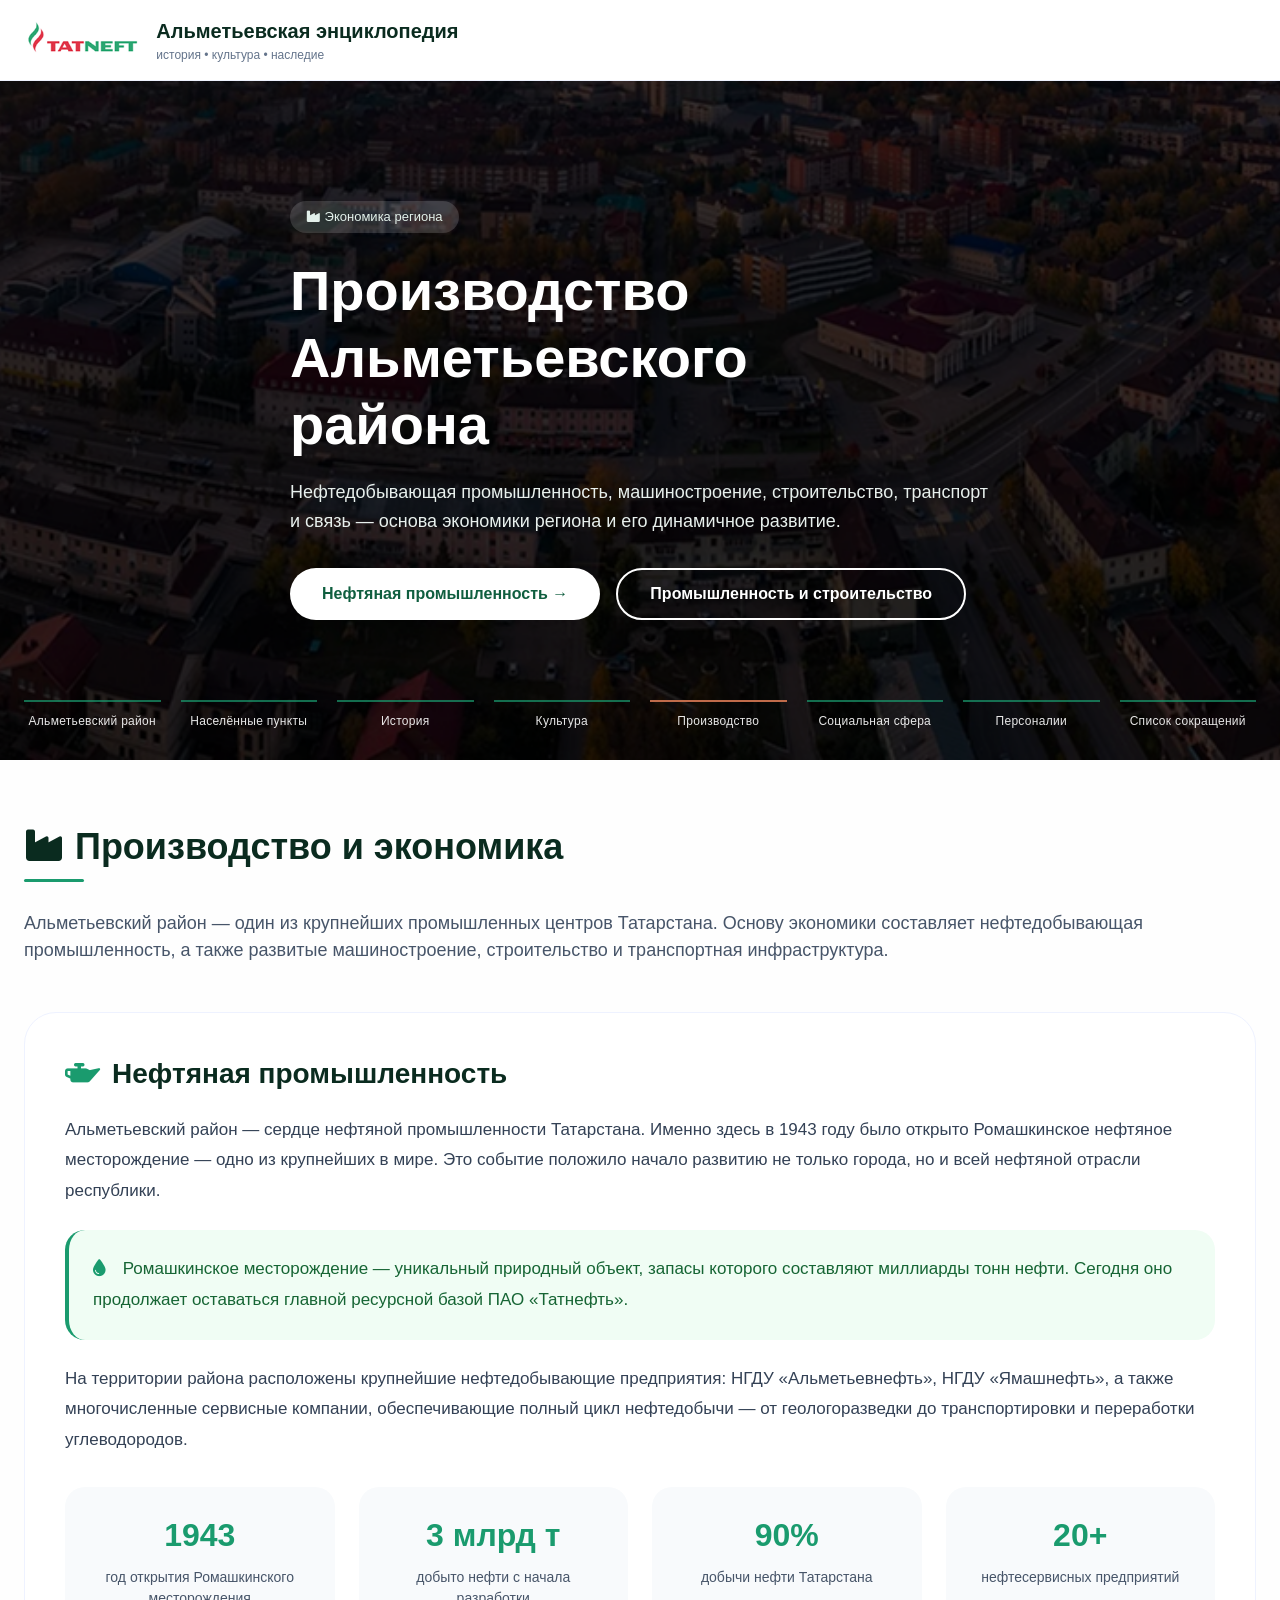
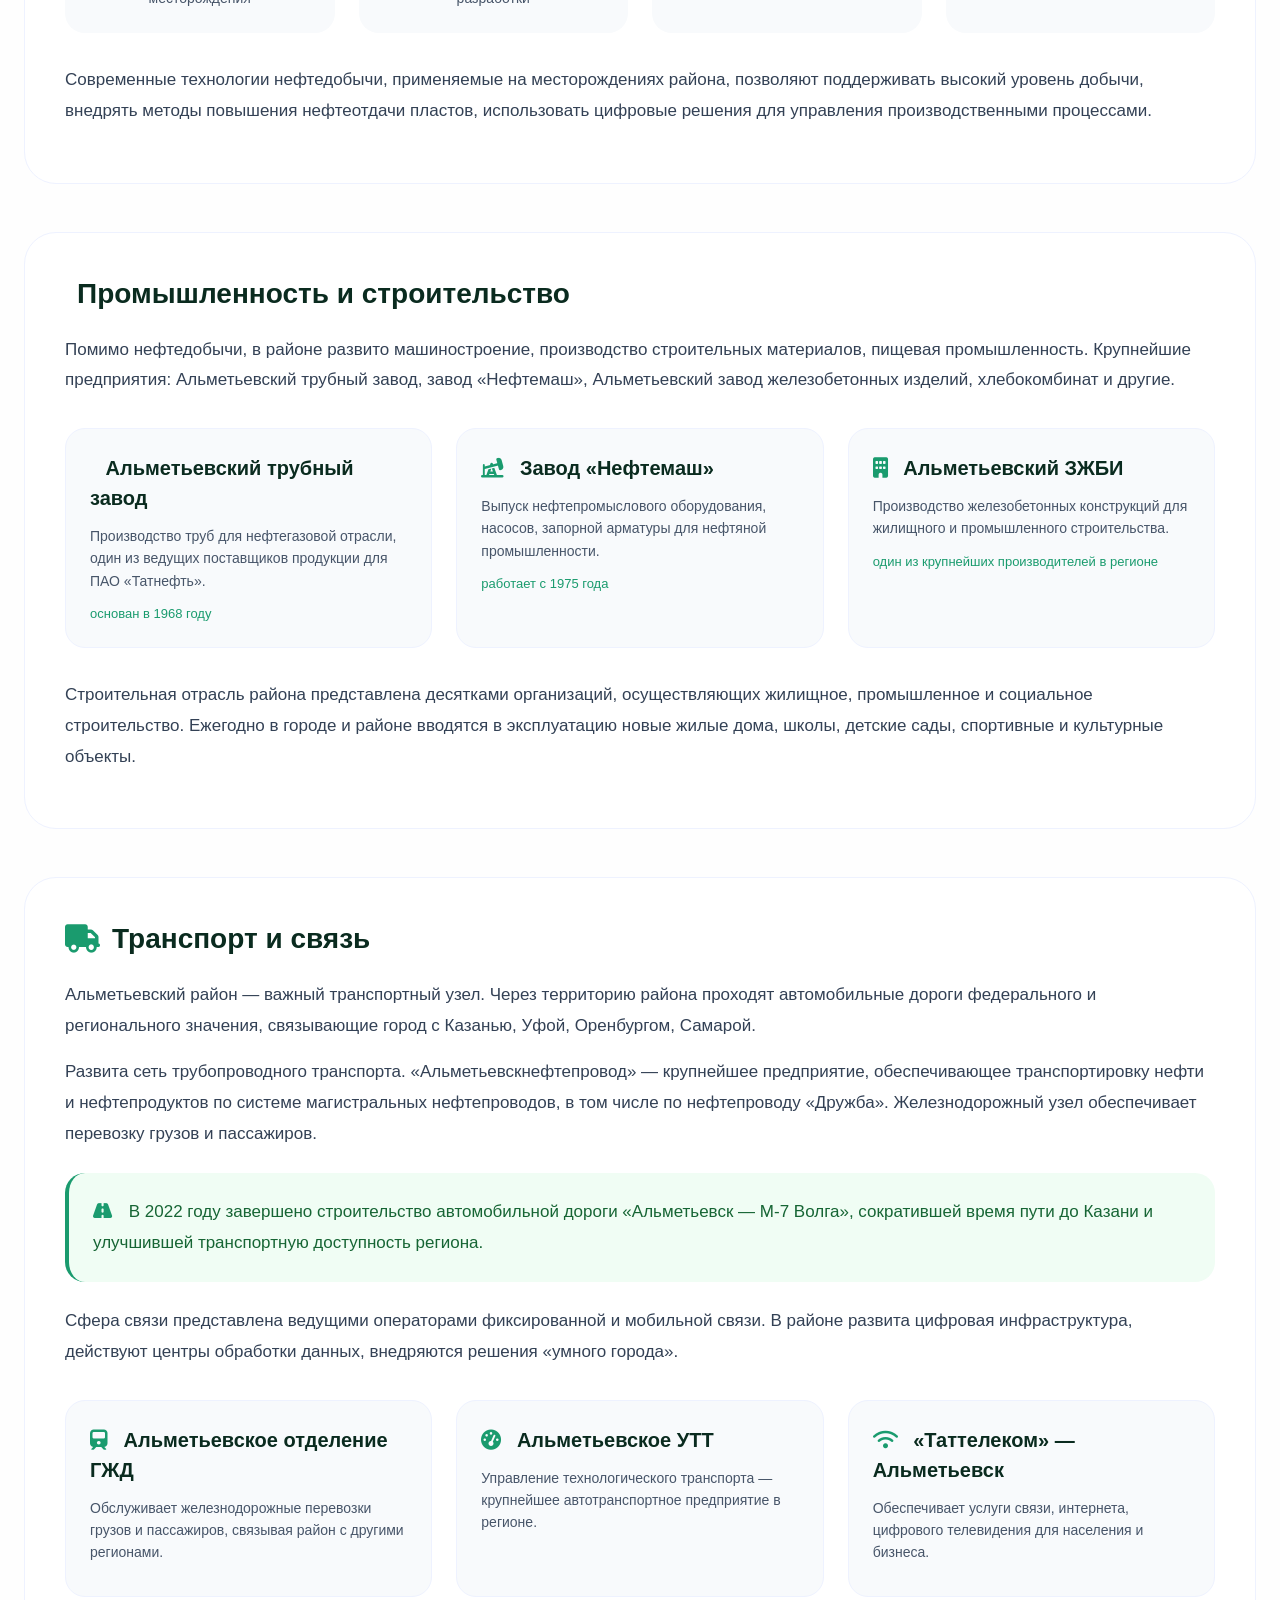
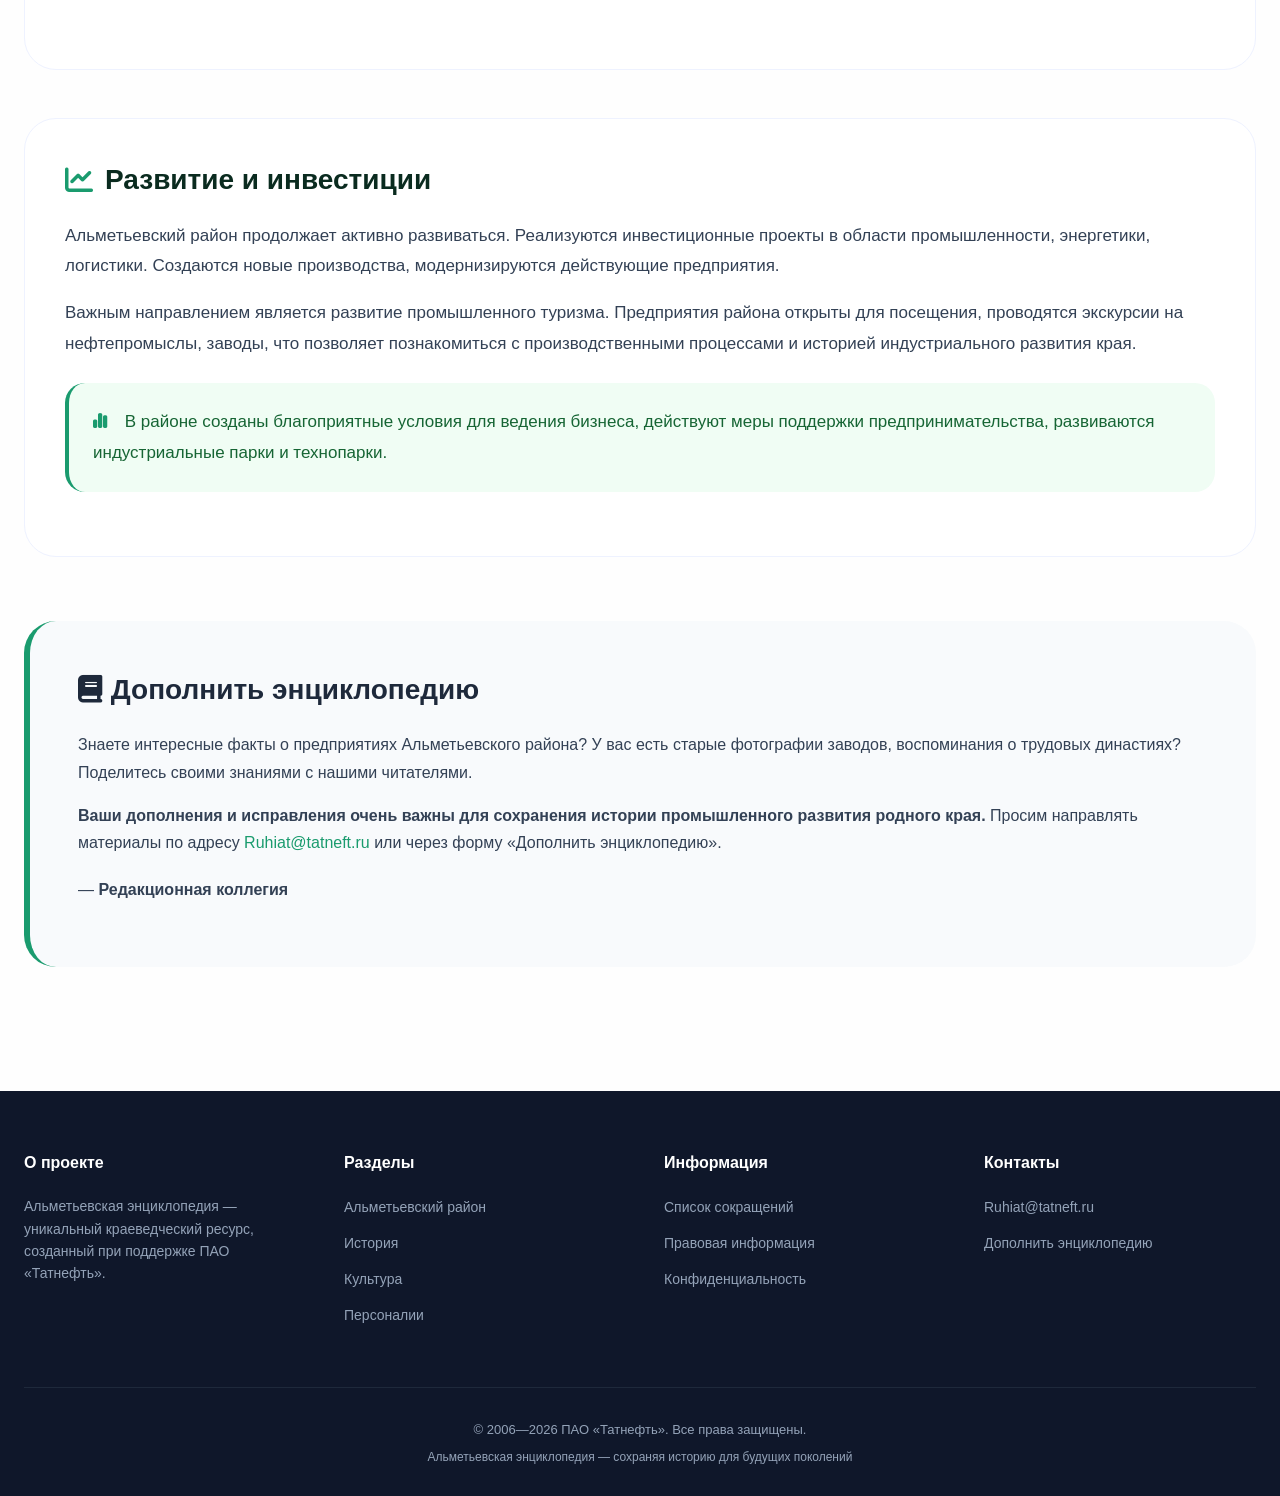
<file: proizvodstvo.html>
<!DOCTYPE html>
<html lang="ru">

<head>
    <meta charset="UTF-8">
    <meta name="viewport" content="width=device-width, initial-scale=1.0, viewport-fit=cover">
    <title>Производство | Альметьевская энциклопедия</title>
    <meta name="description"
        content="Производство Альметьевского района — промышленность, строительство, транспорт, связь. Нефтедобыча, машиностроение, развитие инфраструктуры.">
    <meta name="keywords" content="Альметьевск, производство, промышленность, нефть, строительство, транспорт">
    <link rel="stylesheet" href="https://cdnjs.cloudflare.com/ajax/libs/font-awesome/6.5.1/css/all.min.css">
    <style>
        * {
            margin: 0;
            padding: 0;
            box-sizing: border-box;
        }

        body {
            font-family: 'Inter', -apple-system, BlinkMacSystemFont, 'Segoe UI', Roboto, 'Helvetica Neue', sans-serif;
            font-size: 16px;
            line-height: 1.5;
            color: #1e293b;
            background: #fefefe;
        }

        @import url('https://fonts.googleapis.com/css2?family=Inter:opsz,wght@14..32,300;14..32,400;14..32,500;14..32,600;14..32,700&display=swap');

        .container {
            max-width: 1280px;
            margin: 0 auto;
            padding: 0 24px;
        }

        .skip-link {
            position: absolute;
            top: -40px;
            left: 20px;
            background: #0f5e3f;
            color: white;
            padding: 8px 16px;
            border-radius: 8px;
            z-index: 100;
            text-decoration: none;
        }

        .skip-link:focus {
            top: 20px;
        }

        .header {
            background: white;
            border-bottom: 1px solid #eef2ff;
            padding: 16px 0;
            position: sticky;
            top: 0;
            z-index: 50;
            background: rgba(255, 255, 255, 0.98);
        }

        .header-inner {
            display: flex;
            justify-content: space-between;
            align-items: center;
            flex-wrap: wrap;
            gap: 20px;
        }

        .logo {
            display: flex;
            align-items: center;
            gap: 15px;
            text-decoration: none;
        }

        .logo-icon {
            height: 44px;
            display: flex;
            align-items: center;
            justify-content: center;
            font-size: 24px;
            font-weight: bold;
        }

        .logo-icon img {
            height: 44px;
            width: auto;
        }

        .logo-text h1 {
            font-size: 20px;
            font-weight: 700;
            color: #0a2b1f;
            margin: 0;
        }

        .logo-text p {
            font-size: 12px;
            color: #64748b;
            margin: 0;
        }

        .search-wrapper {
            display: flex;
            gap: 12px;
            align-items: center;
        }

        .search-form {
            display: flex;
            background: #f8fafc;
            border-radius: 48px;
            border: 1px solid #e2e8f0;
            overflow: hidden;
        }

        .search-input {
            padding: 10px 18px;
            border: none;
            background: transparent;
            width: 260px;
            font-size: 14px;
            outline: none;
        }

        .search-btn {
            background: none;
            border: none;
            padding: 0 18px;
            cursor: pointer;
            color: #1a9b6e;
        }

        .mobile-buttons {
            display: none;
            gap: 12px;
        }

        .mobile-btn {
            background: #f1f5f9;
            border: none;
            padding: 10px;
            border-radius: 50%;
            cursor: pointer;
        }

        .hero {
            background: url('/img/image\ 3.png') center/cover no-repeat;
            margin-top: 0;
            padding: 80px 0 0 0;
            position: relative;
            min-height: 580px;
            display: flex;
            flex-direction: column;
        }

        .hero::before {
            content: '';
            position: absolute;
            top: 0;
            left: 0;
            right: 0;
            bottom: 0;
            background: rgba(0, 0, 0, 0.45);
            z-index: 1;
        }

        .hero-content {
            position: relative;
            z-index: 2;
            text-align: left;
            max-width: 700px;
            padding: 40px 0 60px;
        }

        .hero-badge {
            display: inline-block;
            background: rgba(255, 255, 255, 0.15);
            padding: 6px 16px;
            border-radius: 40px;
            font-size: 13px;
            color: #e2f0ea;
            margin-bottom: 24px;
        }

        .hero h1 {
            font-size: 56px;
            font-weight: 800;
            color: white;
            margin-bottom: 20px;
            line-height: 1.2;
        }

        .hero p {
            font-size: 18px;
            color: #e8f0ed;
            margin-bottom: 32px;
            line-height: 1.6;
        }

        .hero-buttons {
            display: flex;
            gap: 16px;
            flex-wrap: wrap;
        }

        .btn-primary {
            background: white;
            color: #0f5e3f;
            padding: 12px 32px;
            border-radius: 40px;
            font-weight: 600;
            text-decoration: none;
            transition: all 0.3s;
            display: inline-flex;
            align-items: center;
            gap: 8px;
        }

        .btn-primary:hover {
            transform: translateY(-2px);
            box-shadow: 0 10px 25px -5px rgba(0, 0, 0, 0.2);
        }

        .btn-outline {
            border: 2px solid white;
            color: white;
            padding: 12px 32px;
            border-radius: 40px;
            font-weight: 600;
            text-decoration: none;
            transition: all 0.3s;
        }

        .btn-outline:hover {
            background: white;
            color: #0f5e3f;
        }

        .hero-nav {
            position: relative;
            z-index: 2;
            background: transparent;
            padding: 20px 0 30px;
            margin-top: auto;
        }

        .nav-lines {
            display: flex;
            justify-content: space-between;
            align-items: center;
            gap: 20px;
            flex-wrap: wrap;
        }

        .nav-line-item {
            flex: 1;
            text-align: center;
        }

        .nav-line-item a {
            text-decoration: none;
            display: block;
        }

        .nav-line {
            height: 2px;
            background: rgba(26, 155, 110, 0.7);
            margin-bottom: 10px;
            transition: all 0.2s ease;
            width: 100%;
        }

        .nav-line-item.active .nav-line {
            background: #c06b4a;
        }

        .nav-line-item span {
            font-size: 12px;
            font-weight: 500;
            color: rgba(255, 255, 255, 0.9);
            letter-spacing: 0.3px;
            transition: color 0.2s;
            display: block;
        }

        .nav-line-item:hover .nav-line {
            background: #c06b4a;
        }

        .nav-line-item:hover span {
            color: white;
        }

        main {
            padding: 60px 0;
        }

        .page-title {
            margin-bottom: 48px;
        }

        .page-title h2 {
            font-size: 36px;
            font-weight: 800;
            color: #0a2b1f;
            margin-bottom: 16px;
            position: relative;
            display: inline-block;
        }

        .page-title h2:after {
            content: '';
            position: absolute;
            bottom: -8px;
            left: 0;
            width: 60px;
            height: 3px;
            background: #1a9b6e;
            border-radius: 2px;
        }

        .page-title p {
            color: #475569;
            font-size: 18px;
            margin-top: 20px;
        }

        .section-title {
            font-size: 28px;
            font-weight: 700;
            color: #0a2b1f;
            margin-bottom: 32px;
            padding-bottom: 12px;
            border-bottom: 2px solid #eef2ff;
        }

        .section-title i {
            color: #1a9b6e;
            margin-right: 12px;
        }

        .industry-section {
            background: white;
            border-radius: 32px;
            padding: 40px;
            margin-bottom: 48px;
            border: 1px solid #eef2ff;
            transition: all 0.3s;
        }

        .industry-section:hover {
            transform: translateY(-4px);
            box-shadow: 0 20px 35px -12px rgba(0, 0, 0, 0.1);
            border-color: #1a9b6e;
        }

        .industry-section h3 {
            font-size: 28px;
            font-weight: 700;
            color: #0a2b1f;
            margin-bottom: 20px;
            display: flex;
            align-items: center;
            gap: 12px;
        }

        .industry-section h3 i {
            color: #1a9b6e;
            font-size: 28px;
        }

        .industry-section p {
            color: #334155;
            line-height: 1.8;
            margin-bottom: 16px;
            font-size: 17px;
        }

        .industry-section .highlight {
            background: #f0fdf4;
            padding: 24px;
            border-radius: 20px;
            margin: 24px 0;
            border-left: 4px solid #1a9b6e;
        }

        .industry-section .highlight p {
            margin-bottom: 0;
            font-weight: 500;
            color: #166534;
        }

        .stats-grid {
            display: grid;
            grid-template-columns: repeat(4, 1fr);
            gap: 24px;
            margin: 32px 0;
        }

        .stat-card {
            background: #f8fafc;
            padding: 24px;
            border-radius: 20px;
            text-align: center;
            transition: all 0.3s;
        }

        .stat-card:hover {
            transform: translateY(-4px);
            background: #f1f5f9;
        }

        .stat-number {
            font-size: 32px;
            font-weight: 800;
            color: #1a9b6e;
            margin-bottom: 8px;
        }

        .stat-label {
            font-size: 14px;
            color: #475569;
            font-weight: 500;
        }

        .enterprises-grid {
            display: grid;
            grid-template-columns: repeat(auto-fill, minmax(300px, 1fr));
            gap: 24px;
            margin: 32px 0;
        }

        .enterprise-card {
            background: #f8fafc;
            border-radius: 20px;
            padding: 24px;
            transition: all 0.3s;
            border: 1px solid #eef2ff;
        }

        .enterprise-card:hover {
            transform: translateY(-3px);
            border-color: #1a9b6e;
            box-shadow: 0 8px 20px rgba(0, 0, 0, 0.05);
        }

        .enterprise-card h4 {
            font-size: 20px;
            font-weight: 700;
            color: #0a2b1f;
            margin-bottom: 12px;
        }

        .enterprise-card h4 i {
            color: #1a9b6e;
            margin-right: 10px;
        }

        .enterprise-card p {
            color: #475569;
            font-size: 14px;
            line-height: 1.6;
            margin-bottom: 8px;
        }

        .enterprise-card .year {
            font-size: 13px;
            color: #1a9b6e;
            margin-top: 12px;
        }

        .editorial {
            background: #f8fafc;
            border-radius: 32px;
            padding: 48px;
            margin: 64px 0;
            border-left: 6px solid #1a9b6e;
        }

        .editorial h3 {
            font-size: 28px;
            font-weight: 700;
            margin-bottom: 20px;
        }

        .editorial p {
            color: #334155;
            line-height: 1.7;
            margin-bottom: 16px;
        }

        .editorial a {
            color: #1a9b6e;
            text-decoration: none;
            font-weight: 500;
        }

        .footer {
            background: #0f172a;
            color: #94a3b8;
            padding: 60px 0 30px;
        }

        .footer-grid {
            display: grid;
            grid-template-columns: repeat(4, 1fr);
            gap: 48px;
            margin-bottom: 48px;
        }

        .footer-col h4 {
            color: white;
            font-size: 16px;
            font-weight: 600;
            margin-bottom: 20px;
        }

        .footer-col ul {
            list-style: none;
        }

        .footer-col ul li {
            margin-bottom: 12px;
        }

        .footer-col ul li a {
            color: #94a3b8;
            text-decoration: none;
            font-size: 14px;
            transition: color 0.3s;
        }

        .footer-col ul li a:hover {
            color: #1a9b6e;
        }

        .footer-bottom {
            text-align: center;
            padding-top: 32px;
            border-top: 1px solid #1e293b;
            font-size: 13px;
        }

        @media (max-width: 1024px) {
            .nav-lines {
                gap: 12px;
            }

            .nav-line-item span {
                font-size: 11px;
            }

            .stats-grid {
                grid-template-columns: repeat(2, 1fr);
            }
        }

        @media (max-width: 768px) {
            .container {
                padding: 0 20px;
            }

            .hero {
                min-height: 500px;
                padding: 40px 0 0 0;
            }

            .hero h1 {
                font-size: 32px;
            }

            .hero p {
                font-size: 14px;
            }

            .hero-content {
                text-align: center;
                padding: 20px 0 30px;
            }

            .hero-buttons {
                justify-content: center;
            }

            .search-wrapper {
                display: none;
            }

            .mobile-buttons {
                display: flex;
            }

            .nav-lines {
                gap: 12px;
            }

            .nav-line-item {
                min-width: calc(25% - 9px);
            }

            .nav-line-item span {
                font-size: 9px;
            }

            .page-title h2 {
                font-size: 28px;
            }

            .page-title p {
                font-size: 14px;
            }

            .industry-section {
                padding: 24px;
            }

            .industry-section h3 {
                font-size: 24px;
            }

            .industry-section p {
                font-size: 15px;
            }

            .stats-grid {
                grid-template-columns: 1fr;
                gap: 16px;
            }

            .enterprises-grid {
                grid-template-columns: 1fr;
            }

            .footer-grid {
                grid-template-columns: 1fr;
                gap: 32px;
            }

            .editorial {
                padding: 32px;
            }

            .editorial h3 {
                font-size: 22px;
            }
        }

        @media (max-width: 480px) {
            .hero-buttons {
                flex-direction: column;
                align-items: center;
            }

            .btn-primary,
            .btn-outline {
                width: 100%;
                text-align: center;
                justify-content: center;
            }

            .nav-line-item {
                min-width: calc(50% - 6px);
            }

            .nav-line-item span {
                font-size: 10px;
            }
        }
    </style>
</head>

<body>

    <a href="#main" class="skip-link">Перейти к основному контенту</a>

    <header class="header">
        <div class="container">
            <div class="header-inner">
                <a href="index.html" class="logo">
                    <div class="logo-icon"><img src="/img/image 1.png" alt="Татнефть"></div>
                    <div class="logo-text">
                        <h1>Альметьевская энциклопедия</h1>
                        <p>история • культура • наследие</p>
                    </div>
                </a>
               
                <div class="mobile-buttons">
                    <button class="mobile-btn" id="mobileSearchBtn"><i class="fas fa-search"></i></button>
                    <button class="mobile-btn" id="mobileMenuBtn"><i class="fas fa-bars"></i></button>
                </div>
            </div>
        </div>
    </header>

    <section class="hero">
        <div class="container">
            <div class="hero-content">
                <span class="hero-badge"><i class="fas fa-industry"></i> Экономика региона</span>
                <h1>Производство Альметьевского<br>района</h1>
                <p>Нефтедобывающая промышленность, машиностроение, строительство, транспорт и связь — основа экономики
                    региона и его динамичное развитие.</p>
                <div class="hero-buttons">
                    <a href="#oil" class="btn-primary">Нефтяная промышленность →</a>
                    <a href="#industry" class="btn-outline">Промышленность и строительство</a>
                </div>
            </div>
        </div>
        <div class="hero-nav">
            <div class="container">
                <div class="nav-lines">
                    <div class="nav-line-item" data-section="almetevskiy-rayon">
                        <a href="index.html">
                            <div class="nav-line"></div>
                            <span>Альметьевский район</span>
                        </a>
                    </div>
                    <div class="nav-line-item" data-section="naselennie-punkti">
                        <a href="naselenniye_punkty.html">
                            <div class="nav-line"></div>
                            <span>Населённые пункты</span>
                        </a>
                    </div>
                    <div class="nav-line-item" data-section="istoriya">
                        <a href="istoriya.html">
                            <div class="nav-line"></div>
                            <span>История</span>
                        </a>
                    </div>
                    <div class="nav-line-item" data-section="kultura">
                        <a href="kultura.html">
                            <div class="nav-line"></div>
                            <span>Культура</span>
                        </a>
                    </div>
                    <div class="nav-line-item" data-section="proizvodstvo">
                        <a href="proizvodstvo.html">
                            <div class="nav-line"></div>
                            <span>Производство</span>
                        </a>
                    </div>
                    <div class="nav-line-item" data-section="sotsialnaya-sfera">
                        <a href="sotsialnaya-sfera.html">
                            <div class="nav-line"></div>
                            <span>Социальная сфера</span>
                        </a>
                    </div>
                    <div class="nav-line-item" data-section="personalii">
                        <a href="personalii.html">
                            <div class="nav-line"></div>
                            <span>Персоналии</span>
                        </a>
                    </div>
                    <div class="nav-line-item" data-section="spisok-sokrashcheniy">
                        <a href="spisok-sokrashcheniy.html">
                            <div class="nav-line"></div>
                            <span>Список сокращений</span>
                        </a>
                    </div>
                </div>
            </div>
        </div>
    </section>

    <main id="main">
        <div class="container">
            <div class="page-title">
                <h2><i class="fas fa-industry"></i> Производство и экономика</h2>
                <p>Альметьевский район — один из крупнейших промышленных центров Татарстана. Основу экономики составляет
                    нефтедобывающая промышленность, а также развитые машиностроение, строительство и транспортная
                    инфраструктура.</p>
            </div>

            <div id="oil" class="industry-section">
                <h3><i class="fas fa-oil-can"></i> Нефтяная промышленность</h3>
                <p>Альметьевский район — сердце нефтяной промышленности Татарстана. Именно здесь в 1943 году было
                    открыто Ромашкинское нефтяное месторождение — одно из крупнейших в мире. Это событие положило начало
                    развитию не только города, но и всей нефтяной отрасли республики.</p>
                <div class="highlight">
                    <p><i class="fas fa-tint" style="margin-right: 12px; color: #1a9b6e;"></i> Ромашкинское
                        месторождение — уникальный природный объект, запасы которого составляют миллиарды тонн нефти.
                        Сегодня оно продолжает оставаться главной ресурсной базой ПАО «Татнефть».</p>
                </div>
                <p>На территории района расположены крупнейшие нефтедобывающие предприятия: НГДУ «Альметьевнефть», НГДУ
                    «Ямашнефть», а также многочисленные сервисные компании, обеспечивающие полный цикл нефтедобычи — от
                    геологоразведки до транспортировки и переработки углеводородов.</p>
                <div class="stats-grid">
                    <div class="stat-card">
                        <div class="stat-number">1943</div>
                        <div class="stat-label">год открытия Ромашкинского месторождения</div>
                    </div>
                    <div class="stat-card">
                        <div class="stat-number">3 млрд т</div>
                        <div class="stat-label">добыто нефти с начала разработки</div>
                    </div>
                    <div class="stat-card">
                        <div class="stat-number">90%</div>
                        <div class="stat-label">добычи нефти Татарстана</div>
                    </div>
                    <div class="stat-card">
                        <div class="stat-number">20+</div>
                        <div class="stat-label">нефтесервисных предприятий</div>
                    </div>
                </div>
                <p>Современные технологии нефтедобычи, применяемые на месторождениях района, позволяют поддерживать
                    высокий уровень добычи, внедрять методы повышения нефтеотдачи пластов, использовать цифровые решения
                    для управления производственными процессами.</p>
            </div>

            <div id="industry" class="industry-section">
                <h3><i class="fas fa-factory"></i> Промышленность и строительство</h3>
                <p>Помимо нефтедобычи, в районе развито машиностроение, производство строительных материалов, пищевая
                    промышленность. Крупнейшие предприятия: Альметьевский трубный завод, завод «Нефтемаш», Альметьевский
                    завод железобетонных изделий, хлебокомбинат и другие.</p>
                <div class="enterprises-grid">
                    <div class="enterprise-card">
                        <h4><i class="fas fa-pipe"></i> Альметьевский трубный завод</h4>
                        <p>Производство труб для нефтегазовой отрасли, один из ведущих поставщиков продукции для ПАО
                            «Татнефть».</p>
                        <div class="year">основан в 1968 году</div>
                    </div>
                    <div class="enterprise-card">
                        <h4><i class="fas fa-oil-well"></i> Завод «Нефтемаш»</h4>
                        <p>Выпуск нефтепромыслового оборудования, насосов, запорной арматуры для нефтяной
                            промышленности.</p>
                        <div class="year">работает с 1975 года</div>
                    </div>
                    <div class="enterprise-card">
                        <h4><i class="fas fa-building"></i> Альметьевский ЗЖБИ</h4>
                        <p>Производство железобетонных конструкций для жилищного и промышленного строительства.</p>
                        <div class="year">один из крупнейших производителей в регионе</div>
                    </div>
                </div>
                <p>Строительная отрасль района представлена десятками организаций, осуществляющих жилищное, промышленное
                    и социальное строительство. Ежегодно в городе и районе вводятся в эксплуатацию новые жилые дома,
                    школы, детские сады, спортивные и культурные объекты.</p>
            </div>

            <div class="industry-section">
                <h3><i class="fas fa-truck"></i> Транспорт и связь</h3>
                <p>Альметьевский район — важный транспортный узел. Через территорию района проходят автомобильные дороги
                    федерального и регионального значения, связывающие город с Казанью, Уфой, Оренбургом, Самарой.</p>
                <p>Развита сеть трубопроводного транспорта. «Альметьевскнефтепровод» — крупнейшее предприятие,
                    обеспечивающее транспортировку нефти и нефтепродуктов по системе магистральных нефтепроводов, в том
                    числе по нефтепроводу «Дружба». Железнодорожный узел обеспечивает перевозку грузов и пассажиров.</p>
                <div class="highlight">
                    <p><i class="fas fa-road" style="margin-right: 12px; color: #1a9b6e;"></i> В 2022 году завершено
                        строительство автомобильной дороги «Альметьевск — М-7 Волга», сократившей время пути до Казани и
                        улучшившей транспортную доступность региона.</p>
                </div>
                <p>Сфера связи представлена ведущими операторами фиксированной и мобильной связи. В районе развита
                    цифровая инфраструктура, действуют центры обработки данных, внедряются решения «умного города».</p>
                <div class="enterprises-grid">
                    <div class="enterprise-card">
                        <h4><i class="fas fa-train"></i> Альметьевское отделение ГЖД</h4>
                        <p>Обслуживает железнодорожные перевозки грузов и пассажиров, связывая район с другими
                            регионами.</p>
                    </div>
                    <div class="enterprise-card">
                        <h4><i class="fas fa-tachometer-alt"></i> Альметьевское УТТ</h4>
                        <p>Управление технологического транспорта — крупнейшее автотранспортное предприятие в регионе.
                        </p>
                    </div>
                    <div class="enterprise-card">
                        <h4><i class="fas fa-wifi"></i> «Таттелеком» — Альметьевск</h4>
                        <p>Обеспечивает услуги связи, интернета, цифрового телевидения для населения и бизнеса.</p>
                    </div>
                </div>
            </div>

            <div class="industry-section">
                <h3><i class="fas fa-chart-line"></i> Развитие и инвестиции</h3>
                <p>Альметьевский район продолжает активно развиваться. Реализуются инвестиционные проекты в области
                    промышленности, энергетики, логистики. Создаются новые производства, модернизируются действующие
                    предприятия.</p>
                <p>Важным направлением является развитие промышленного туризма. Предприятия района открыты для
                    посещения, проводятся экскурсии на нефтепромыслы, заводы, что позволяет познакомиться с
                    производственными процессами и историей индустриального развития края.</p>
                <div class="highlight">
                    <p><i class="fas fa-chart-simple" style="margin-right: 12px; color: #1a9b6e;"></i> В районе созданы
                        благоприятные условия для ведения бизнеса, действуют меры поддержки предпринимательства,
                        развиваются индустриальные парки и технопарки.</p>
                </div>
            </div>

            <div class="editorial">
                <h3><i class="fas fa-book"></i> Дополнить энциклопедию</h3>
                <p>Знаете интересные факты о предприятиях Альметьевского района? У вас есть старые фотографии заводов,
                    воспоминания о трудовых династиях? Поделитесь своими знаниями с нашими читателями.</p>
                <p><strong>Ваши дополнения и исправления очень важны для сохранения истории промышленного развития
                        родного края.</strong> Просим направлять материалы по адресу <a
                        href="mailto:Ruhiat@tatneft.ru">Ruhiat@tatneft.ru</a> или через форму «Дополнить энциклопедию».
                </p>
                <p style="margin-top: 20px;">— <strong>Редакционная коллегия</strong></p>
            </div>
        </div>
    </main>

    <footer class="footer">
        <div class="container">
            <div class="footer-grid">
                <div class="footer-col">
                    <h4>О проекте</h4>
                    <p style="font-size: 14px; line-height: 1.6;">Альметьевская энциклопедия — уникальный краеведческий
                        ресурс, созданный при поддержке ПАО «Татнефть».</p>
                </div>
                <div class="footer-col">
                    <h4>Разделы</h4>
                    <ul>
                        <li><a href="index.html">Альметьевский район</a></li>
                        <li><a href="istoriya.html">История</a></li>
                        <li><a href="kultura.html">Культура</a></li>
                        <li><a href="personalii.html">Персоналии</a></li>
                    </ul>
                </div>
                <div class="footer-col">
                    <h4>Информация</h4>
                    <ul>
                        <li><a href="spisok-sokrashcheniy.html">Список сокращений</a></li>
                        <li><a href="#">Правовая информация</a></li>
                        <li><a href="#">Конфиденциальность</a></li>
                    </ul>
                </div>
                <div class="footer-col">
                    <h4>Контакты</h4>
                    <ul>
                        <li><a href="mailto:Ruhiat@tatneft.ru">Ruhiat@tatneft.ru</a></li>
                        <li><a href="#">Дополнить энциклопедию</a></li>
                    </ul>
                </div>
            </div>
            <div class="footer-bottom">
                <p>© 2006—2026 ПАО «Татнефть». Все права защищены.</p>
                <p style="margin-top: 8px; font-size: 12px;">Альметьевская энциклопедия — сохраняя историю для будущих
                    поколений</p>
            </div>
        </div>
    </footer>

    <script>
        const currentPage = window.location.pathname.split('/').pop() || 'proizvodstvo.html'

        const navLinks = document.querySelectorAll('.nav-line-item a')

        navLinks.forEach(link => {
            const href = link.getAttribute('href')
            if (href === currentPage) {
                const parentItem = link.closest('.nav-line-item')
                if (parentItem) {
                    parentItem.classList.add('active')
                }
            }
        })

        const searchBtn = document.getElementById('mobileSearchBtn')
        const menuBtn = document.getElementById('mobileMenuBtn')

        if (searchBtn) {
            searchBtn.addEventListener('click', () => {
                alert('Поиск по энциклопедии — введите запрос')
            })
        }

        if (menuBtn) {
            menuBtn.addEventListener('click', () => {
                const navLines = document.querySelector('.nav-lines')
                if (navLines) {
                    navLines.style.display = navLines.style.display === 'flex' ? 'none' : 'flex'
                }
            })
        }
    </script>
</body>

</html>
</file>
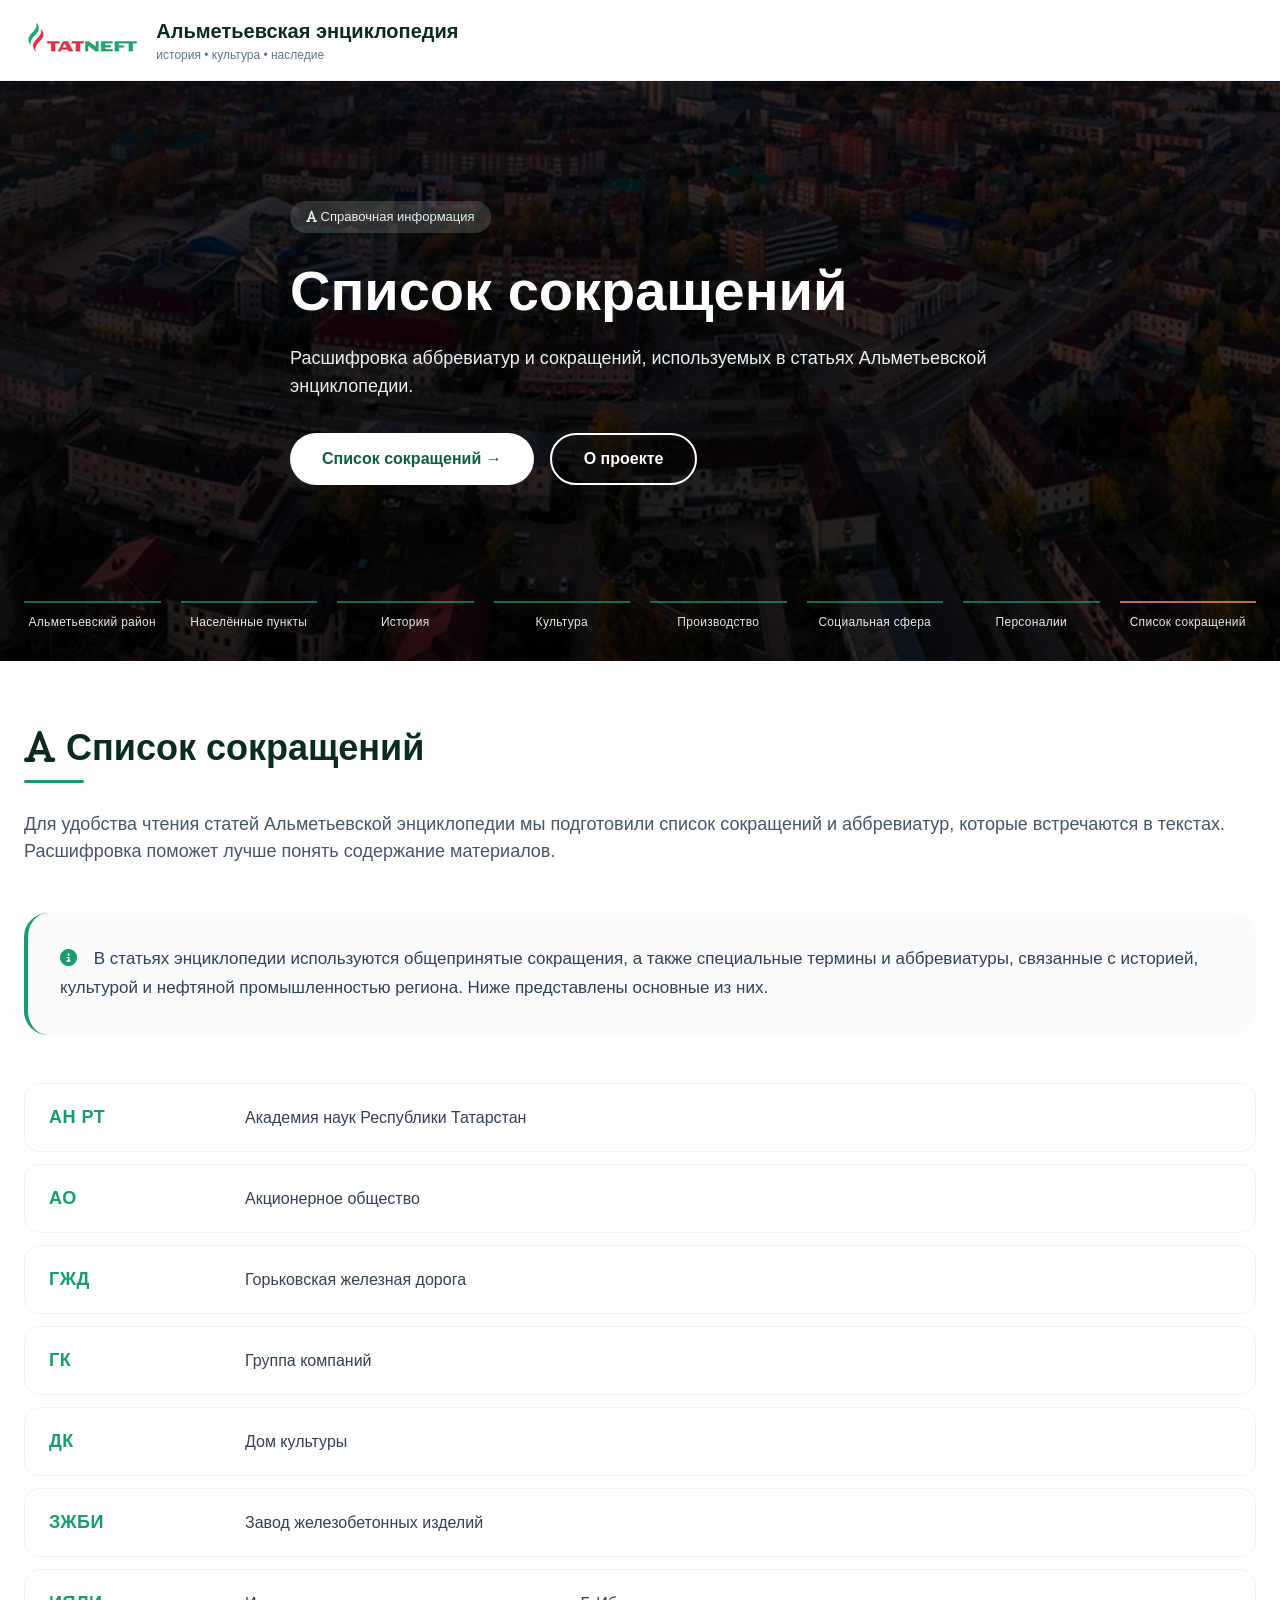
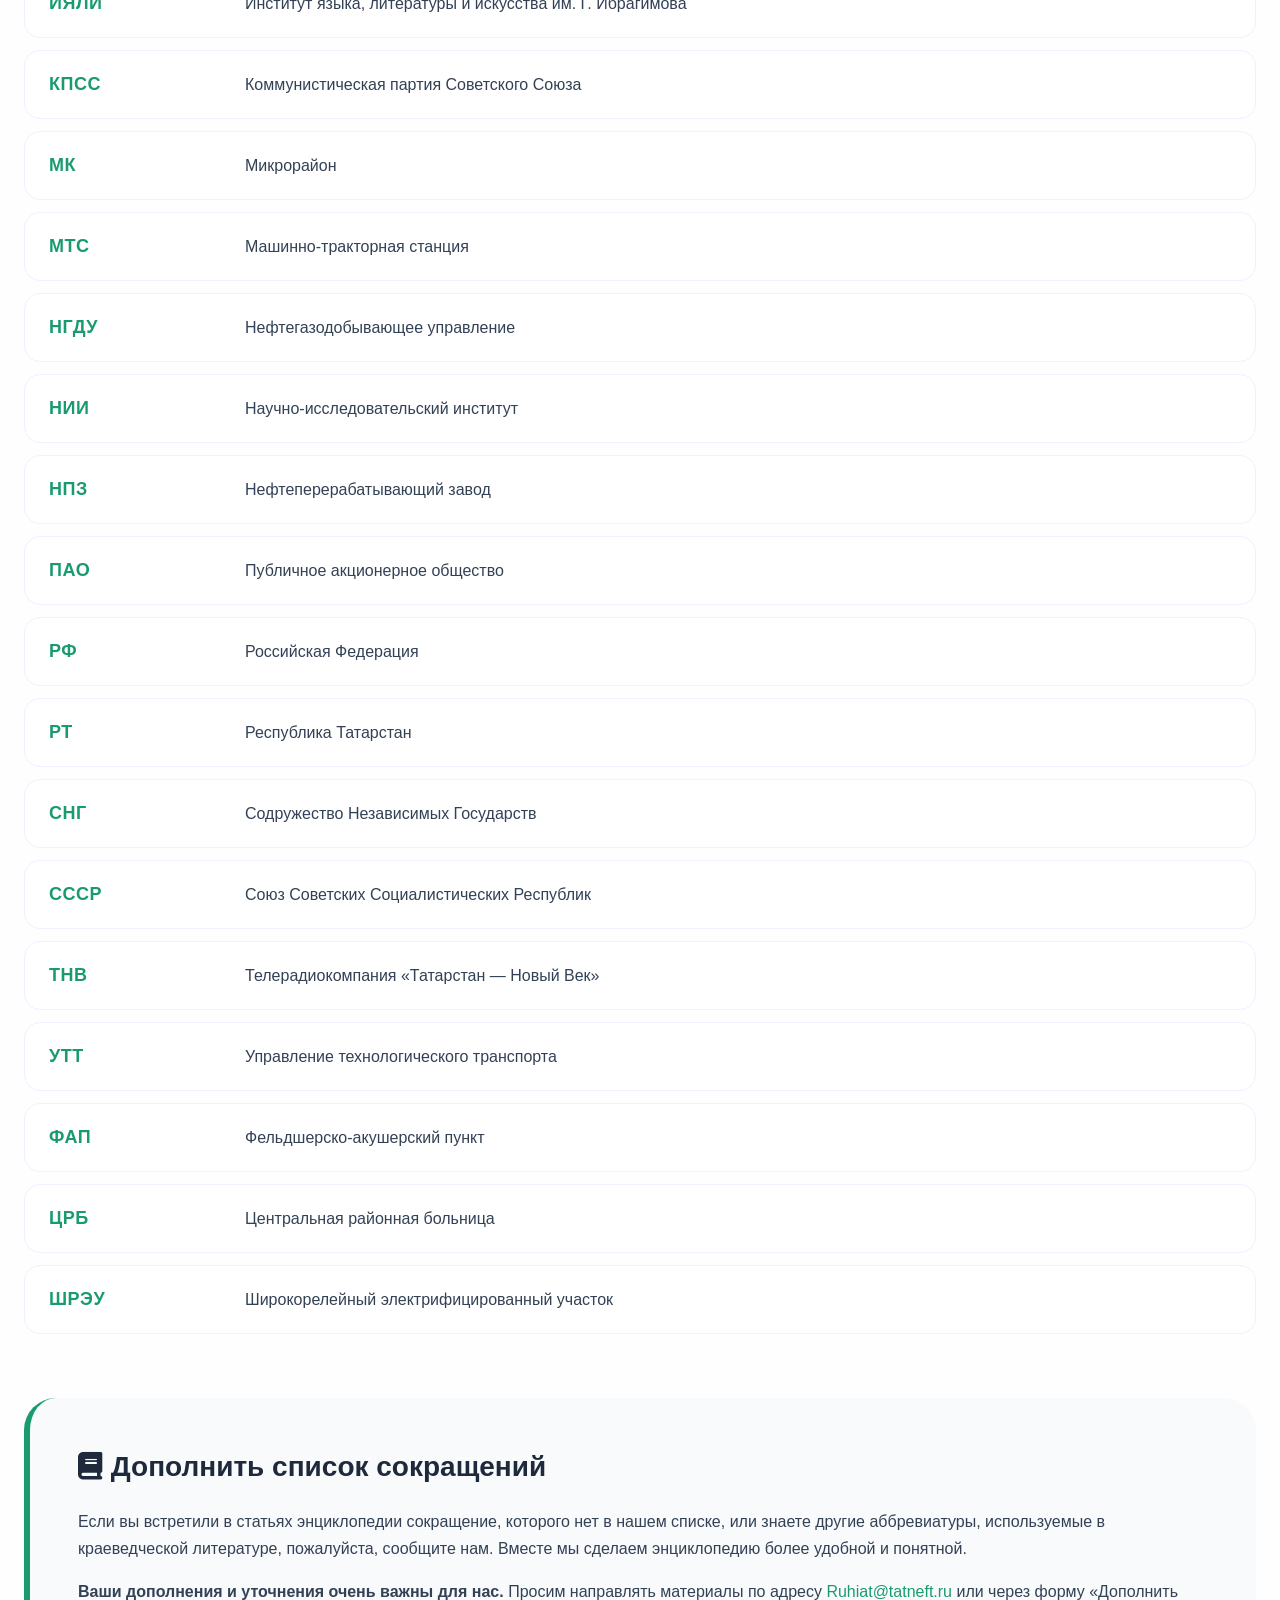
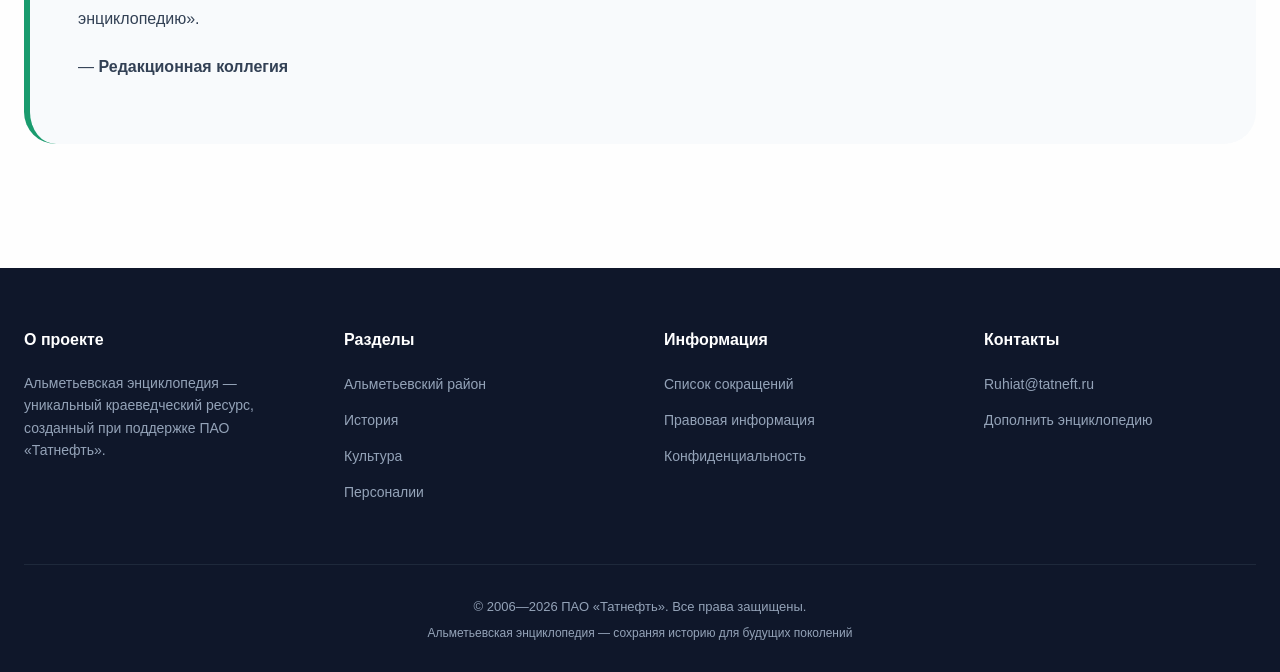
<file: spisok-sokrashcheniy.html>
<!DOCTYPE html>
<html lang="ru">

<head>
    <meta charset="UTF-8">
    <meta name="viewport" content="width=device-width, initial-scale=1.0, viewport-fit=cover">
    <title>Список сокращений | Альметьевская энциклопедия</title>
    <meta name="description"
        content="Список сокращений и аббревиатур, используемых в статьях Альметьевской энциклопедии. Расшифровка терминов и обозначений.">
    <meta name="keywords" content="Альметьевск, сокращения, аббревиатуры, расшифровка, термины">
    <link rel="stylesheet" href="https://cdnjs.cloudflare.com/ajax/libs/font-awesome/6.5.1/css/all.min.css">
    <style>
        * {
            margin: 0;
            padding: 0;
            box-sizing: border-box;
        }

        body {
            font-family: 'Inter', -apple-system, BlinkMacSystemFont, 'Segoe UI', Roboto, 'Helvetica Neue', sans-serif;
            font-size: 16px;
            line-height: 1.5;
            color: #1e293b;
            background: #fefefe;
        }

        @import url('https://fonts.googleapis.com/css2?family=Inter:opsz,wght@14..32,300;14..32,400;14..32,500;14..32,600;14..32,700&display=swap');

        .container {
            max-width: 1280px;
            margin: 0 auto;
            padding: 0 24px;
        }

        .skip-link {
            position: absolute;
            top: -40px;
            left: 20px;
            background: #0f5e3f;
            color: white;
            padding: 8px 16px;
            border-radius: 8px;
            z-index: 100;
            text-decoration: none;
        }

        .skip-link:focus {
            top: 20px;
        }

        .header {
            background: white;
            border-bottom: 1px solid #eef2ff;
            padding: 16px 0;
            position: sticky;
            top: 0;
            z-index: 50;
            background: rgba(255, 255, 255, 0.98);
        }

        .header-inner {
            display: flex;
            justify-content: space-between;
            align-items: center;
            flex-wrap: wrap;
            gap: 20px;
        }

        .logo {
            display: flex;
            align-items: center;
            gap: 15px;
            text-decoration: none;
        }

        .logo-icon {
            height: 44px;
            display: flex;
            align-items: center;
            justify-content: center;
            font-size: 24px;
            font-weight: bold;
        }

        .logo-icon img {
            height: 44px;
            width: auto;
        }

        .logo-text h1 {
            font-size: 20px;
            font-weight: 700;
            color: #0a2b1f;
            margin: 0;
        }

        .logo-text p {
            font-size: 12px;
            color: #64748b;
            margin: 0;
        }

        .search-wrapper {
            display: flex;
            gap: 12px;
            align-items: center;
        }

        .search-form {
            display: flex;
            background: #f8fafc;
            border-radius: 48px;
            border: 1px solid #e2e8f0;
            overflow: hidden;
        }

        .search-input {
            padding: 10px 18px;
            border: none;
            background: transparent;
            width: 260px;
            font-size: 14px;
            outline: none;
        }

        .search-btn {
            background: none;
            border: none;
            padding: 0 18px;
            cursor: pointer;
            color: #1a9b6e;
        }

        .mobile-buttons {
            display: none;
            gap: 12px;
        }

        .mobile-btn {
            background: #f1f5f9;
            border: none;
            padding: 10px;
            border-radius: 50%;
            cursor: pointer;
        }

        .hero {
            background: url('/img/image\ 3.png') center/cover no-repeat;
            margin-top: 0;
            padding: 80px 0 0 0;
            position: relative;
            min-height: 580px;
            display: flex;
            flex-direction: column;
        }

        .hero::before {
            content: '';
            position: absolute;
            top: 0;
            left: 0;
            right: 0;
            bottom: 0;
            background: rgba(0, 0, 0, 0.45);
            z-index: 1;
        }

        .hero-content {
            position: relative;
            z-index: 2;
            text-align: left;
            max-width: 700px;
            padding: 40px 0 60px;
        }

        .hero-badge {
            display: inline-block;
            background: rgba(255, 255, 255, 0.15);
            padding: 6px 16px;
            border-radius: 40px;
            font-size: 13px;
            color: #e2f0ea;
            margin-bottom: 24px;
        }

        .hero h1 {
            font-size: 56px;
            font-weight: 800;
            color: white;
            margin-bottom: 20px;
            line-height: 1.2;
        }

        .hero p {
            font-size: 18px;
            color: #e8f0ed;
            margin-bottom: 32px;
            line-height: 1.6;
        }

        .hero-buttons {
            display: flex;
            gap: 16px;
            flex-wrap: wrap;
        }

        .btn-primary {
            background: white;
            color: #0f5e3f;
            padding: 12px 32px;
            border-radius: 40px;
            font-weight: 600;
            text-decoration: none;
            transition: all 0.3s;
            display: inline-flex;
            align-items: center;
            gap: 8px;
        }

        .btn-primary:hover {
            transform: translateY(-2px);
            box-shadow: 0 10px 25px -5px rgba(0, 0, 0, 0.2);
        }

        .btn-outline {
            border: 2px solid white;
            color: white;
            padding: 12px 32px;
            border-radius: 40px;
            font-weight: 600;
            text-decoration: none;
            transition: all 0.3s;
        }

        .btn-outline:hover {
            background: white;
            color: #0f5e3f;
        }

        .hero-nav {
            position: relative;
            z-index: 2;
            background: transparent;
            padding: 20px 0 30px;
            margin-top: auto;
        }

        .nav-lines {
            display: flex;
            justify-content: space-between;
            align-items: center;
            gap: 20px;
            flex-wrap: wrap;
        }

        .nav-line-item {
            flex: 1;
            text-align: center;
        }

        .nav-line-item a {
            text-decoration: none;
            display: block;
        }

        .nav-line {
            height: 2px;
            background: rgba(26, 155, 110, 0.7);
            margin-bottom: 10px;
            transition: all 0.2s ease;
            width: 100%;
        }

        .nav-line-item.active .nav-line {
            background: #c06b4a;
        }

        .nav-line-item span {
            font-size: 12px;
            font-weight: 500;
            color: rgba(255, 255, 255, 0.9);
            letter-spacing: 0.3px;
            transition: color 0.2s;
            display: block;
        }

        .nav-line-item:hover .nav-line {
            background: #c06b4a;
        }

        .nav-line-item:hover span {
            color: white;
        }

        main {
            padding: 60px 0;
        }

        .page-title {
            margin-bottom: 48px;
        }

        .page-title h2 {
            font-size: 36px;
            font-weight: 800;
            color: #0a2b1f;
            margin-bottom: 16px;
            position: relative;
            display: inline-block;
        }

        .page-title h2:after {
            content: '';
            position: absolute;
            bottom: -8px;
            left: 0;
            width: 60px;
            height: 3px;
            background: #1a9b6e;
            border-radius: 2px;
        }

        .page-title p {
            color: #475569;
            font-size: 18px;
            margin-top: 20px;
        }

        .intro-text {
            background: #f8fafc;
            border-radius: 24px;
            padding: 32px;
            margin-bottom: 48px;
            border-left: 4px solid #1a9b6e;
        }

        .intro-text p {
            color: #334155;
            line-height: 1.7;
            font-size: 17px;
        }

        .abbreviation-list {
            display: flex;
            flex-direction: column;
            gap: 12px;
        }

        .abbrev-item {
            background: white;
            border-radius: 16px;
            padding: 20px 24px;
            border: 1px solid #eef2ff;
            transition: all 0.3s;
            display: flex;
            flex-wrap: wrap;
            align-items: baseline;
            gap: 16px;
        }

        .abbrev-item:hover {
            transform: translateX(4px);
            border-color: #1a9b6e;
            background: #fafcff;
        }

        .abbrev-short {
            font-size: 18px;
            font-weight: 700;
            color: #1a9b6e;
            min-width: 180px;
            letter-spacing: 0.5px;
        }

        .abbrev-full {
            flex: 1;
            color: #334155;
            line-height: 1.5;
        }

        .editorial {
            background: #f8fafc;
            border-radius: 32px;
            padding: 48px;
            margin: 64px 0;
            border-left: 6px solid #1a9b6e;
        }

        .editorial h3 {
            font-size: 28px;
            font-weight: 700;
            margin-bottom: 20px;
        }

        .editorial p {
            color: #334155;
            line-height: 1.7;
            margin-bottom: 16px;
        }

        .editorial a {
            color: #1a9b6e;
            text-decoration: none;
            font-weight: 500;
        }

        .footer {
            background: #0f172a;
            color: #94a3b8;
            padding: 60px 0 30px;
        }

        .footer-grid {
            display: grid;
            grid-template-columns: repeat(4, 1fr);
            gap: 48px;
            margin-bottom: 48px;
        }

        .footer-col h4 {
            color: white;
            font-size: 16px;
            font-weight: 600;
            margin-bottom: 20px;
        }

        .footer-col ul {
            list-style: none;
        }

        .footer-col ul li {
            margin-bottom: 12px;
        }

        .footer-col ul li a {
            color: #94a3b8;
            text-decoration: none;
            font-size: 14px;
            transition: color 0.3s;
        }

        .footer-col ul li a:hover {
            color: #1a9b6e;
        }

        .footer-bottom {
            text-align: center;
            padding-top: 32px;
            border-top: 1px solid #1e293b;
            font-size: 13px;
        }

        @media (max-width: 1024px) {
            .nav-lines {
                gap: 12px;
            }

            .nav-line-item span {
                font-size: 11px;
            }
        }

        @media (max-width: 768px) {
            .container {
                padding: 0 20px;
            }

            .hero {
                min-height: 500px;
                padding: 40px 0 0 0;
            }

            .hero h1 {
                font-size: 32px;
            }

            .hero p {
                font-size: 14px;
            }

            .hero-content {
                text-align: center;
                padding: 20px 0 30px;
            }

            .hero-buttons {
                justify-content: center;
            }

            .search-wrapper {
                display: none;
            }

            .mobile-buttons {
                display: flex;
            }

            .nav-lines {
                gap: 12px;
            }

            .nav-line-item {
                min-width: calc(25% - 9px);
            }

            .nav-line-item span {
                font-size: 9px;
            }

            .page-title h2 {
                font-size: 28px;
            }

            .page-title p {
                font-size: 14px;
            }

            .abbrev-item {
                flex-direction: column;
                gap: 8px;
            }

            .abbrev-short {
                min-width: auto;
                font-size: 16px;
            }

            .footer-grid {
                grid-template-columns: 1fr;
                gap: 32px;
            }

            .editorial {
                padding: 32px;
            }

            .editorial h3 {
                font-size: 22px;
            }
        }

        @media (max-width: 480px) {
            .hero-buttons {
                flex-direction: column;
                align-items: center;
            }

            .btn-primary,
            .btn-outline {
                width: 100%;
                text-align: center;
                justify-content: center;
            }

            .nav-line-item {
                min-width: calc(50% - 6px);
            }

            .nav-line-item span {
                font-size: 10px;
            }
        }
    </style>
</head>

<body>

    <a href="#main" class="skip-link">Перейти к основному контенту</a>

    <header class="header">
        <div class="container">
            <div class="header-inner">
                <a href="index.html" class="logo">
                    <div class="logo-icon"><img src="/img/image 1.png" alt="Татнефть"></div>
                    <div class="logo-text">
                        <h1>Альметьевская энциклопедия</h1>
                        <p>история • культура • наследие</p>
                    </div>
                </a>
                <div class="mobile-buttons">
                    <button class="mobile-btn" id="mobileSearchBtn"><i class="fas fa-search"></i></button>
                    <button class="mobile-btn" id="mobileMenuBtn"><i class="fas fa-bars"></i></button>
                </div>
            </div>
        </div>
    </header>

    <section class="hero">
        <div class="container">
            <div class="hero-content">
                <span class="hero-badge"><i class="fas fa-font"></i> Справочная информация</span>
                <h1>Список сокращений</h1>
                <p>Расшифровка аббревиатур и сокращений, используемых в статьях Альметьевской энциклопедии.</p>
                <div class="hero-buttons">
                    <a href="#main-list" class="btn-primary">Список сокращений →</a>
                    <a href="#about" class="btn-outline">О проекте</a>
                </div>
            </div>
        </div>
        <div class="hero-nav">
            <div class="container">
                <div class="nav-lines">
                    <div class="nav-line-item" data-section="almetevskiy-rayon">
                        <a href="index.html">
                            <div class="nav-line"></div>
                            <span>Альметьевский район</span>
                        </a>
                    </div>
                    <div class="nav-line-item" data-section="naselennie-punkti">
                        <a href="naselenniye_punkty.html">
                            <div class="nav-line"></div>
                            <span>Населённые пункты</span>
                        </a>
                    </div>
                    <div class="nav-line-item" data-section="istoriya">
                        <a href="istoriya.html">
                            <div class="nav-line"></div>
                            <span>История</span>
                        </a>
                    </div>
                    <div class="nav-line-item" data-section="kultura">
                        <a href="kultura.html">
                            <div class="nav-line"></div>
                            <span>Культура</span>
                        </a>
                    </div>
                    <div class="nav-line-item" data-section="proizvodstvo">
                        <a href="proizvodstvo.html">
                            <div class="nav-line"></div>
                            <span>Производство</span>
                        </a>
                    </div>
                    <div class="nav-line-item" data-section="sotsialnaya-sfera">
                        <a href="sotsialnaya-sfera.html">
                            <div class="nav-line"></div>
                            <span>Социальная сфера</span>
                        </a>
                    </div>
                    <div class="nav-line-item" data-section="personalii">
                        <a href="personalii.html">
                            <div class="nav-line"></div>
                            <span>Персоналии</span>
                        </a>
                    </div>
                    <div class="nav-line-item" data-section="spisok-sokrashcheniy">
                        <a href="spisok-sokrashcheniy.html">
                            <div class="nav-line"></div>
                            <span>Список сокращений</span>
                        </a>
                    </div>
                </div>
            </div>
        </div>
    </section>

    <main id="main">
        <div class="container">
            <div class="page-title">
                <h2><i class="fas fa-font"></i> Список сокращений</h2>
                <p>Для удобства чтения статей Альметьевской энциклопедии мы подготовили список сокращений и аббревиатур,
                    которые встречаются в текстах. Расшифровка поможет лучше понять содержание материалов.</p>
            </div>

            <div class="intro-text">
                <p><i class="fas fa-info-circle" style="color: #1a9b6e; margin-right: 12px;"></i> В статьях энциклопедии
                    используются общепринятые сокращения, а также специальные термины и аббревиатуры, связанные с
                    историей, культурой и нефтяной промышленностью региона. Ниже представлены основные из них.</p>
            </div>

            <div class="abbreviation-list">
                <div class="abbrev-item">
                    <div class="abbrev-short">АН РТ</div>
                    <div class="abbrev-full">Академия наук Республики Татарстан</div>
                </div>
                <div class="abbrev-item">
                    <div class="abbrev-short">АО</div>
                    <div class="abbrev-full">Акционерное общество</div>
                </div>
                <div class="abbrev-item">
                    <div class="abbrev-short">ГЖД</div>
                    <div class="abbrev-full">Горьковская железная дорога</div>
                </div>
                <div class="abbrev-item">
                    <div class="abbrev-short">ГК</div>
                    <div class="abbrev-full">Группа компаний</div>
                </div>
                <div class="abbrev-item">
                    <div class="abbrev-short">ДК</div>
                    <div class="abbrev-full">Дом культуры</div>
                </div>
                <div class="abbrev-item">
                    <div class="abbrev-short">ЗЖБИ</div>
                    <div class="abbrev-full">Завод железобетонных изделий</div>
                </div>
                <div class="abbrev-item">
                    <div class="abbrev-short">ИЯЛИ</div>
                    <div class="abbrev-full">Институт языка, литературы и искусства им. Г. Ибрагимова</div>
                </div>
                <div class="abbrev-item">
                    <div class="abbrev-short">КПСС</div>
                    <div class="abbrev-full">Коммунистическая партия Советского Союза</div>
                </div>
                <div class="abbrev-item">
                    <div class="abbrev-short">МК</div>
                    <div class="abbrev-full">Микрорайон</div>
                </div>
                <div class="abbrev-item">
                    <div class="abbrev-short">МТС</div>
                    <div class="abbrev-full">Машинно-тракторная станция</div>
                </div>
                <div class="abbrev-item">
                    <div class="abbrev-short">НГДУ</div>
                    <div class="abbrev-full">Нефтегазодобывающее управление</div>
                </div>
                <div class="abbrev-item">
                    <div class="abbrev-short">НИИ</div>
                    <div class="abbrev-full">Научно-исследовательский институт</div>
                </div>
                <div class="abbrev-item">
                    <div class="abbrev-short">НПЗ</div>
                    <div class="abbrev-full">Нефтеперерабатывающий завод</div>
                </div>
                <div class="abbrev-item">
                    <div class="abbrev-short">ПАО</div>
                    <div class="abbrev-full">Публичное акционерное общество</div>
                </div>
                <div class="abbrev-item">
                    <div class="abbrev-short">РФ</div>
                    <div class="abbrev-full">Российская Федерация</div>
                </div>
                <div class="abbrev-item">
                    <div class="abbrev-short">РТ</div>
                    <div class="abbrev-full">Республика Татарстан</div>
                </div>
                <div class="abbrev-item">
                    <div class="abbrev-short">СНГ</div>
                    <div class="abbrev-full">Содружество Независимых Государств</div>
                </div>
                <div class="abbrev-item">
                    <div class="abbrev-short">СССР</div>
                    <div class="abbrev-full">Союз Советских Социалистических Республик</div>
                </div>
                <div class="abbrev-item">
                    <div class="abbrev-short">ТНВ</div>
                    <div class="abbrev-full">Телерадиокомпания «Татарстан — Новый Век»</div>
                </div>
                <div class="abbrev-item">
                    <div class="abbrev-short">УТТ</div>
                    <div class="abbrev-full">Управление технологического транспорта</div>
                </div>
                <div class="abbrev-item">
                    <div class="abbrev-short">ФАП</div>
                    <div class="abbrev-full">Фельдшерско-акушерский пункт</div>
                </div>
                <div class="abbrev-item">
                    <div class="abbrev-short">ЦРБ</div>
                    <div class="abbrev-full">Центральная районная больница</div>
                </div>
                <div class="abbrev-item">
                    <div class="abbrev-short">ШРЭУ</div>
                    <div class="abbrev-full">Широкорелейный электрифицированный участок</div>
                </div>
            </div>

            <div id="about" class="editorial">
                <h3><i class="fas fa-book"></i> Дополнить список сокращений</h3>
                <p>Если вы встретили в статьях энциклопедии сокращение, которого нет в нашем списке, или знаете другие
                    аббревиатуры, используемые в краеведческой литературе, пожалуйста, сообщите нам. Вместе мы сделаем
                    энциклопедию более удобной и понятной.</p>
                <p><strong>Ваши дополнения и уточнения очень важны для нас.</strong> Просим направлять материалы по
                    адресу <a href="mailto:Ruhiat@tatneft.ru">Ruhiat@tatneft.ru</a> или через форму «Дополнить
                    энциклопедию».</p>
                <p style="margin-top: 20px;">— <strong>Редакционная коллегия</strong></p>
            </div>
        </div>
    </main>

    <footer class="footer">
        <div class="container">
            <div class="footer-grid">
                <div class="footer-col">
                    <h4>О проекте</h4>
                    <p style="font-size: 14px; line-height: 1.6;">Альметьевская энциклопедия — уникальный краеведческий
                        ресурс, созданный при поддержке ПАО «Татнефть».</p>
                </div>
                <div class="footer-col">
                    <h4>Разделы</h4>
                    <ul>
                        <li><a href="index.html">Альметьевский район</a></li>
                        <li><a href="istoriya.html">История</a></li>
                        <li><a href="kultura.html">Культура</a></li>
                        <li><a href="personalii.html">Персоналии</a></li>
                    </ul>
                </div>
                <div class="footer-col">
                    <h4>Информация</h4>
                    <ul>
                        <li><a href="spisok-sokrashcheniy.html">Список сокращений</a></li>
                        <li><a href="#">Правовая информация</a></li>
                        <li><a href="#">Конфиденциальность</a></li>
                    </ul>
                </div>
                <div class="footer-col">
                    <h4>Контакты</h4>
                    <ul>
                        <li><a href="mailto:Ruhiat@tatneft.ru">Ruhiat@tatneft.ru</a></li>
                        <li><a href="#">Дополнить энциклопедию</a></li>
                    </ul>
                </div>
            </div>
            <div class="footer-bottom">
                <p>© 2006—2026 ПАО «Татнефть». Все права защищены.</p>
                <p style="margin-top: 8px; font-size: 12px;">Альметьевская энциклопедия — сохраняя историю для будущих
                    поколений</p>
            </div>
        </div>
    </footer>

    <script>
        const currentPage = window.location.pathname.split('/').pop() || 'spisok-sokrashcheniy.html'

        const navLinks = document.querySelectorAll('.nav-line-item a')

        navLinks.forEach(link => {
            const href = link.getAttribute('href')
            if (href === currentPage) {
                const parentItem = link.closest('.nav-line-item')
                if (parentItem) {
                    parentItem.classList.add('active')
                }
            }
        })

        const searchBtn = document.getElementById('mobileSearchBtn')
        const menuBtn = document.getElementById('mobileMenuBtn')

        if (searchBtn) {
            searchBtn.addEventListener('click', () => {
                alert('Поиск по энциклопедии — введите запрос')
            })
        }

        if (menuBtn) {
            menuBtn.addEventListener('click', () => {
                const navLines = document.querySelector('.nav-lines')
                if (navLines) {
                    navLines.style.display = navLines.style.display === 'flex' ? 'none' : 'flex'
                }
            })
        }
    </script>
</body>

</html>
</file>
